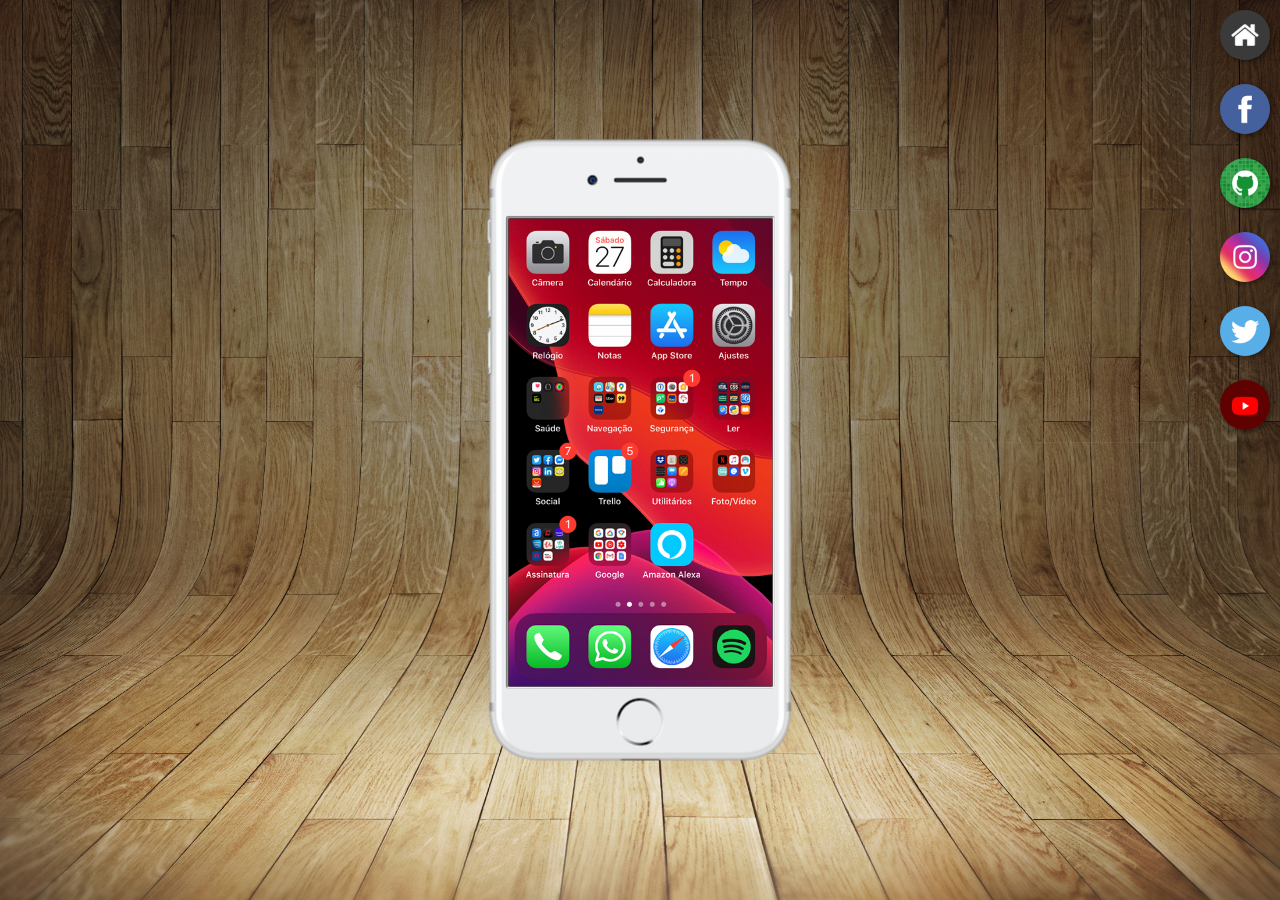
<file: index.html>
<!DOCTYPE html>
<html lang="pt-br">
<head>
    <meta charset="UTF-8">
    <meta http-equiv="X-UA-Compatible" content="IE=edge">
    <meta name="viewport" content="width=device-width, initial-scale=1.0">
    <title>Projeto Social</title>
    <link rel="shortcut icon" href="favicon.ico" type="image/x-icon">
    <link rel="stylesheet" href="estilos/style.css">
</head>
<body>
  <main>
      <section id="telefone">
        <iframe name="tela" id="tela" src="home.html" ></iframe>
      </section>

      <section id="redes-sociais">
        <a href="home.html" target="tela"><img src="imagens/logo-home.jpg" alt="home"></a> <br> 
        <a href="facebook.html" target="tela"><img src="imagens/logo-facebook.jpg" alt="facebook"></a> <br>
        <a href="github.html" target="tela"><img src="imagens/logo-github.jpg" alt="github"></a> <br>
        <a href="instagram.html" target="tela"><img src="imagens/logo-instagram.jpg" alt="instagram"></a> <br>
        <a href="twitter.html" target="tela"><img src="imagens/logo-twitter.jpg" alt="twitter"></a> <br>
        <a href="youtube.html" target="tela"><img src="imagens/logo-youtube.jpg" alt="youtube"></a>
      </section>
  </main>
</body>
</html>
</file>
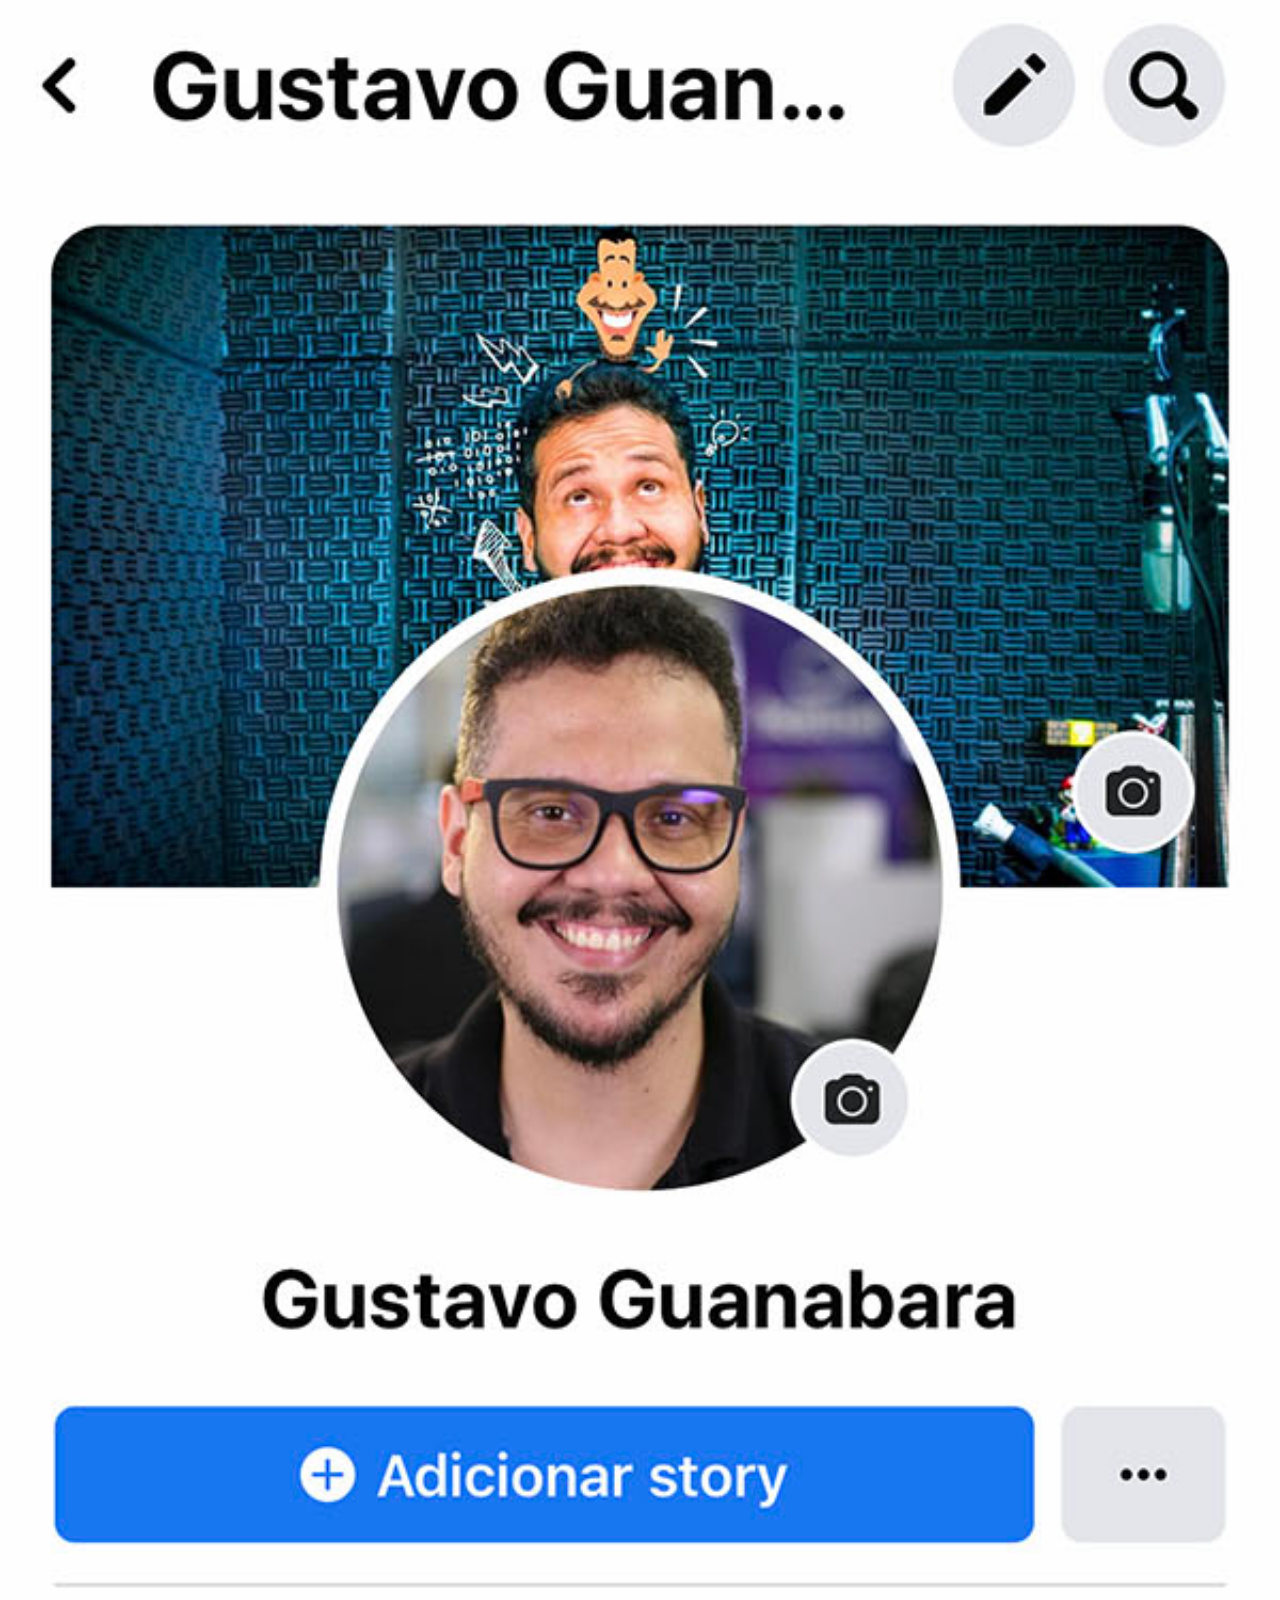
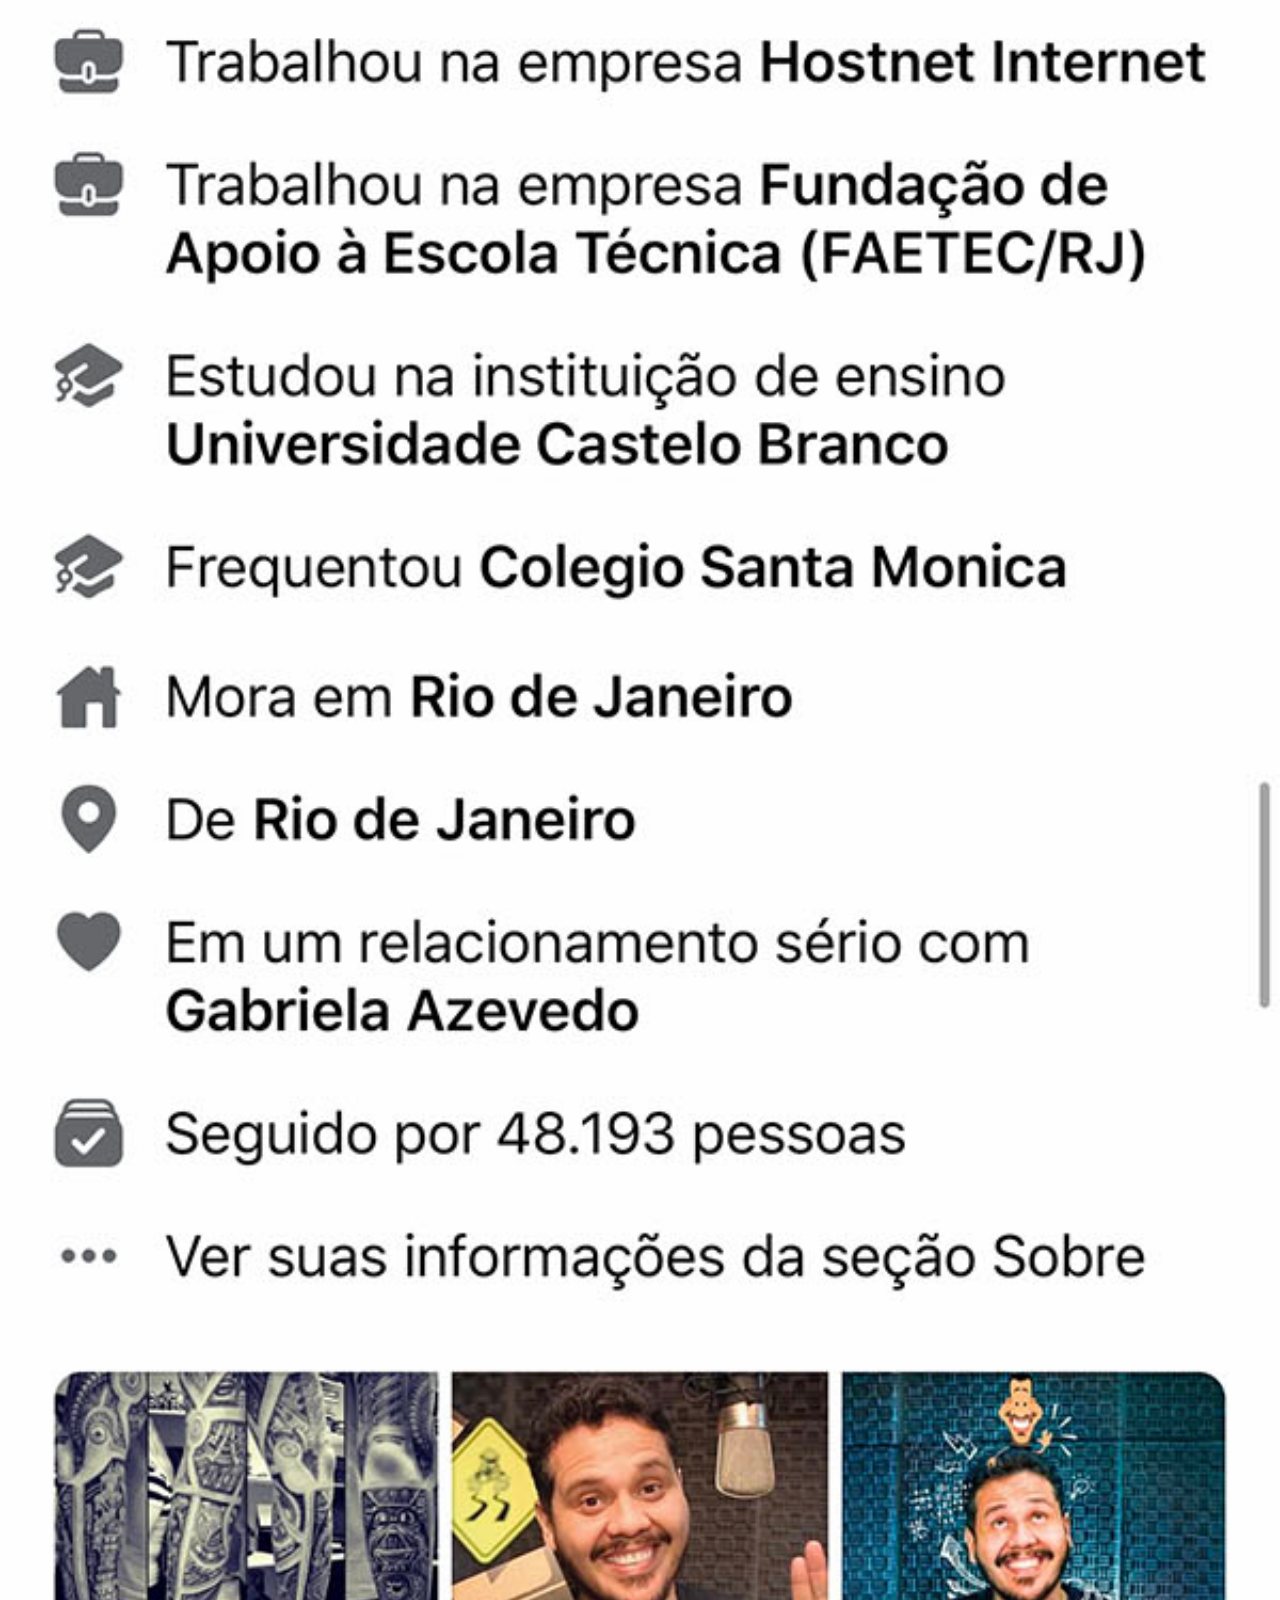
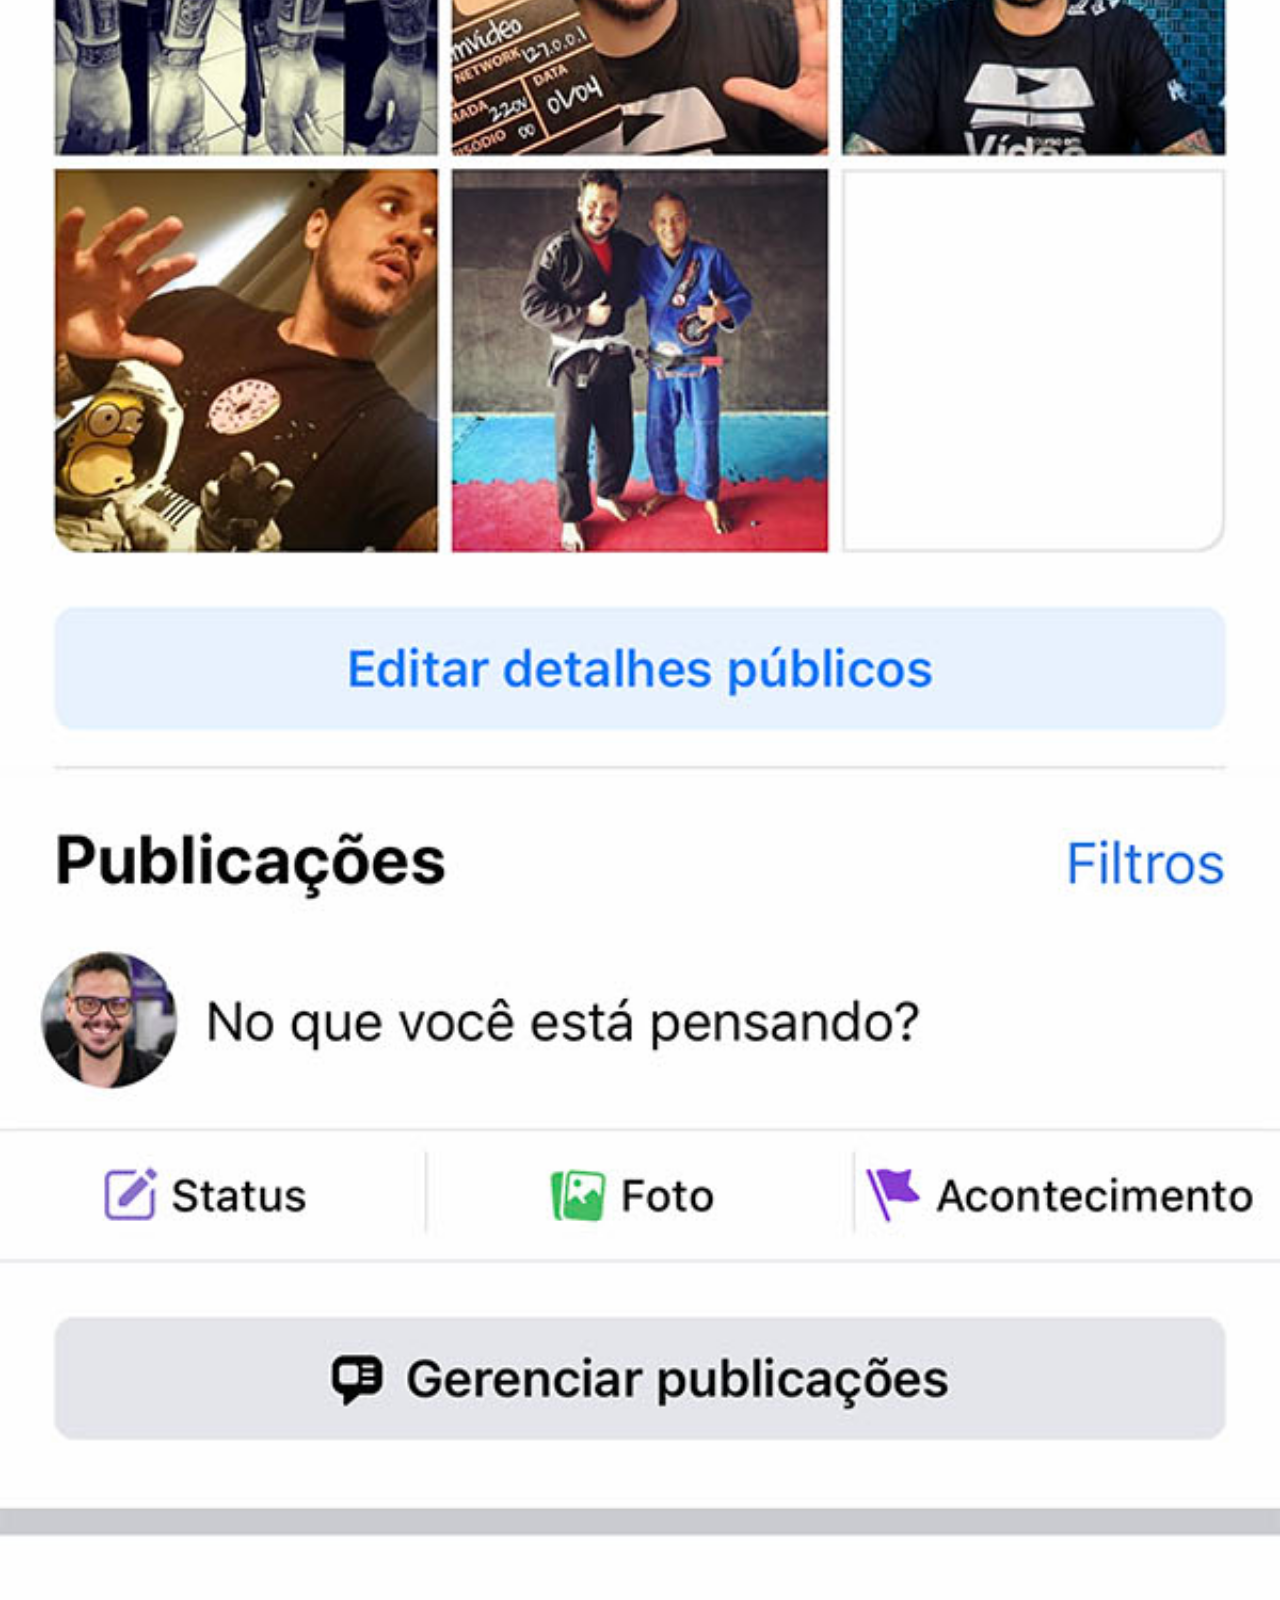
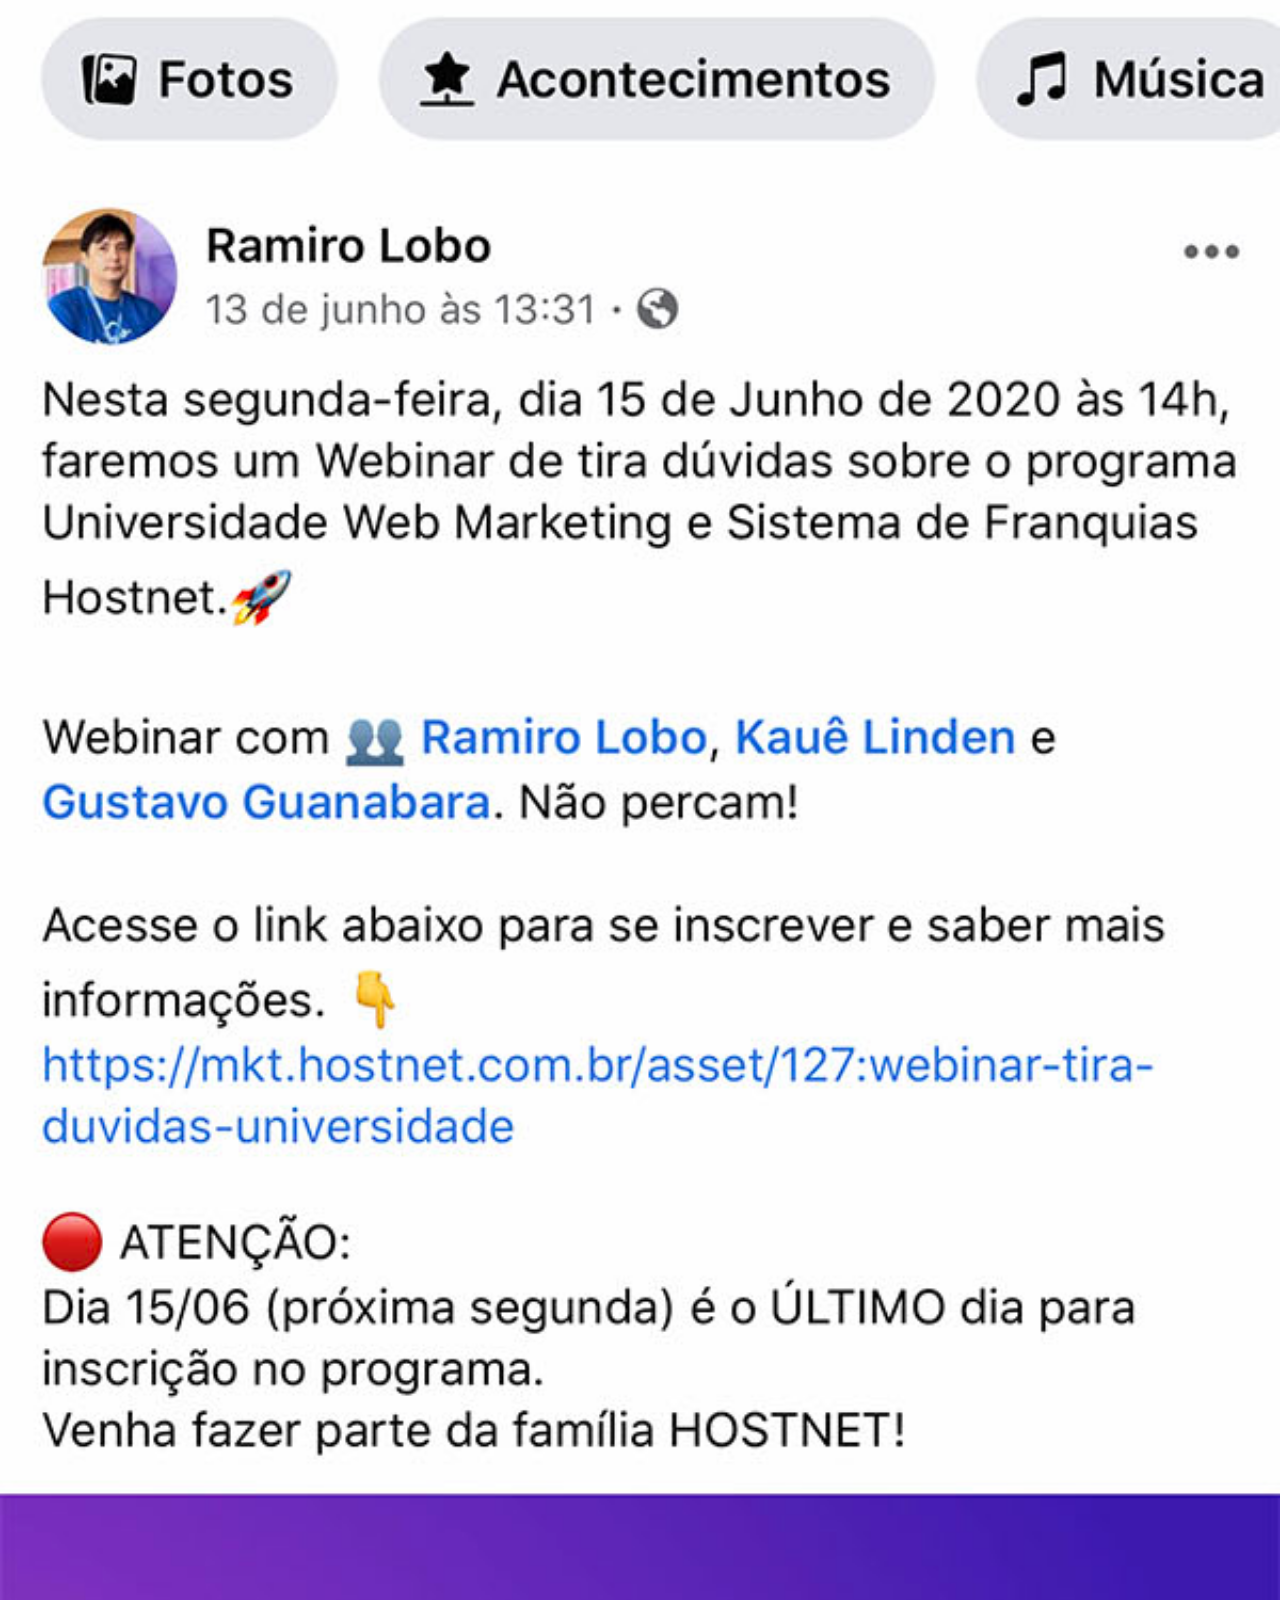
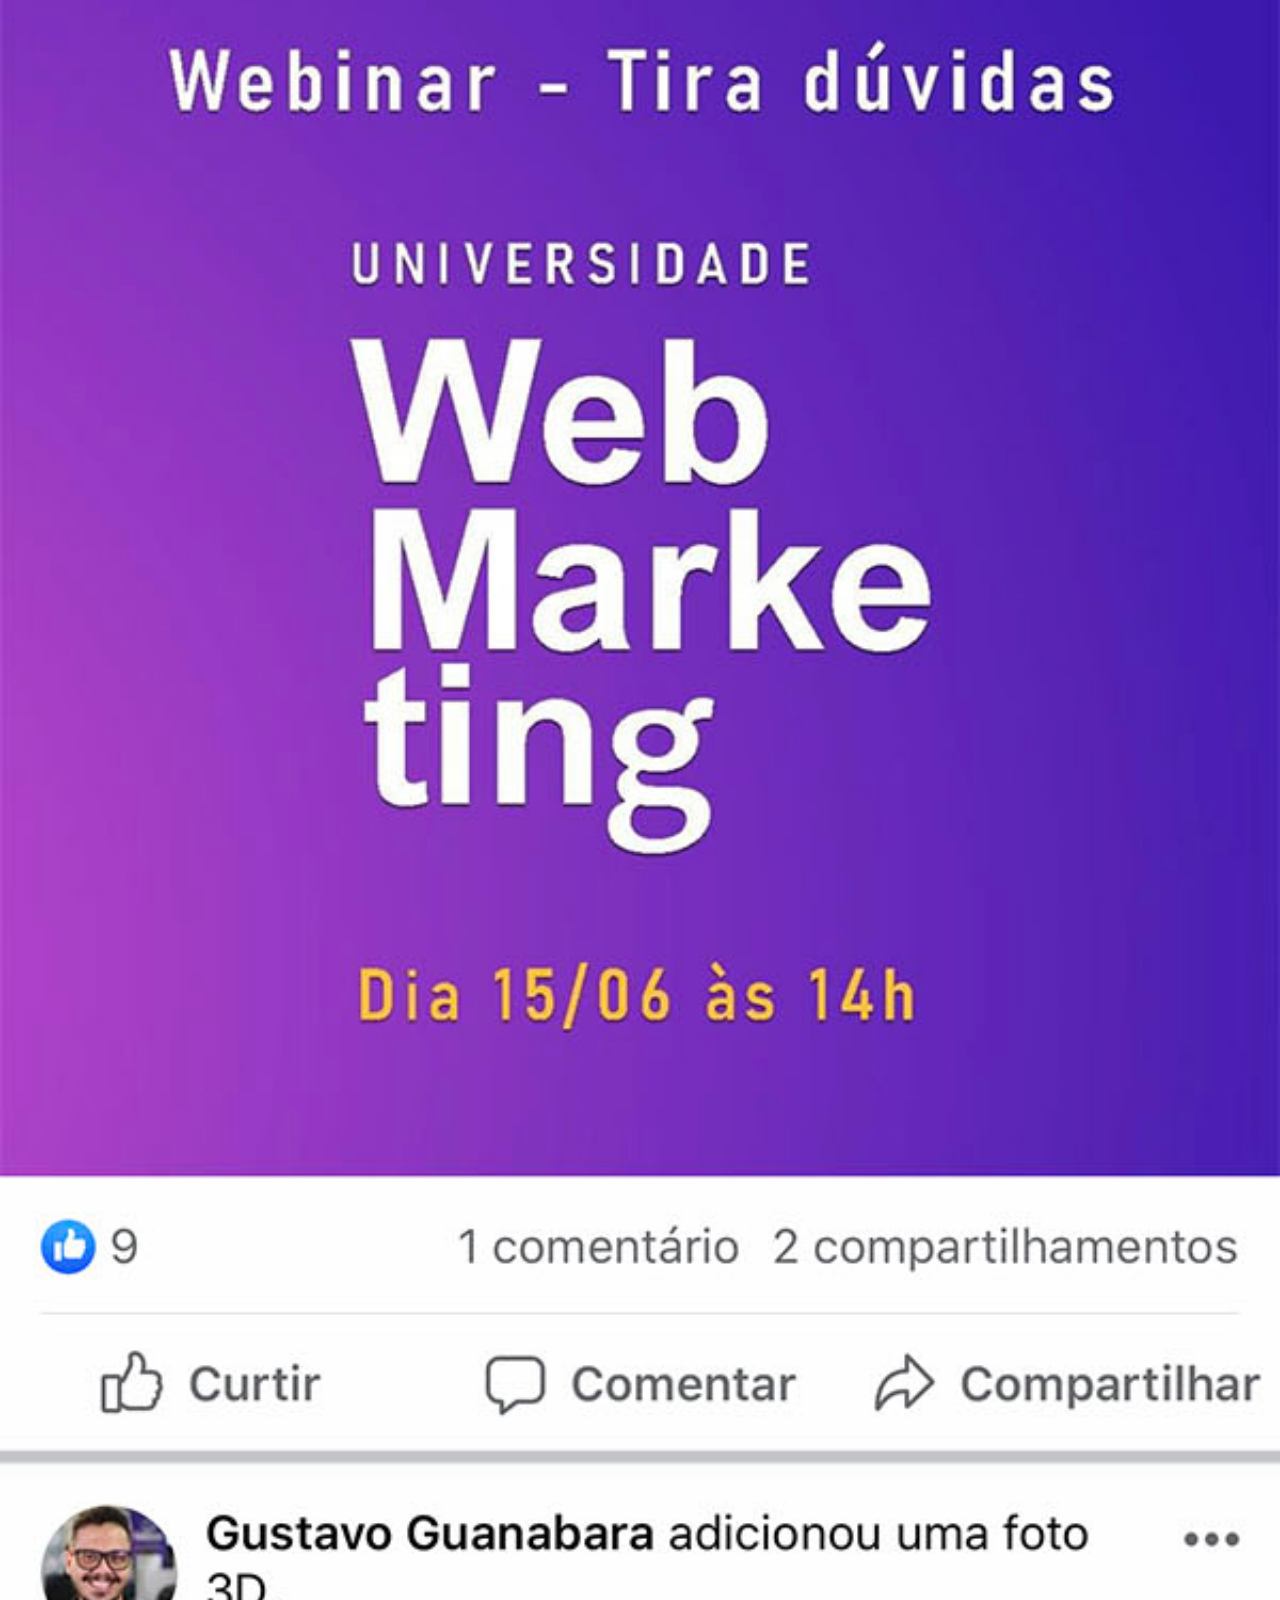
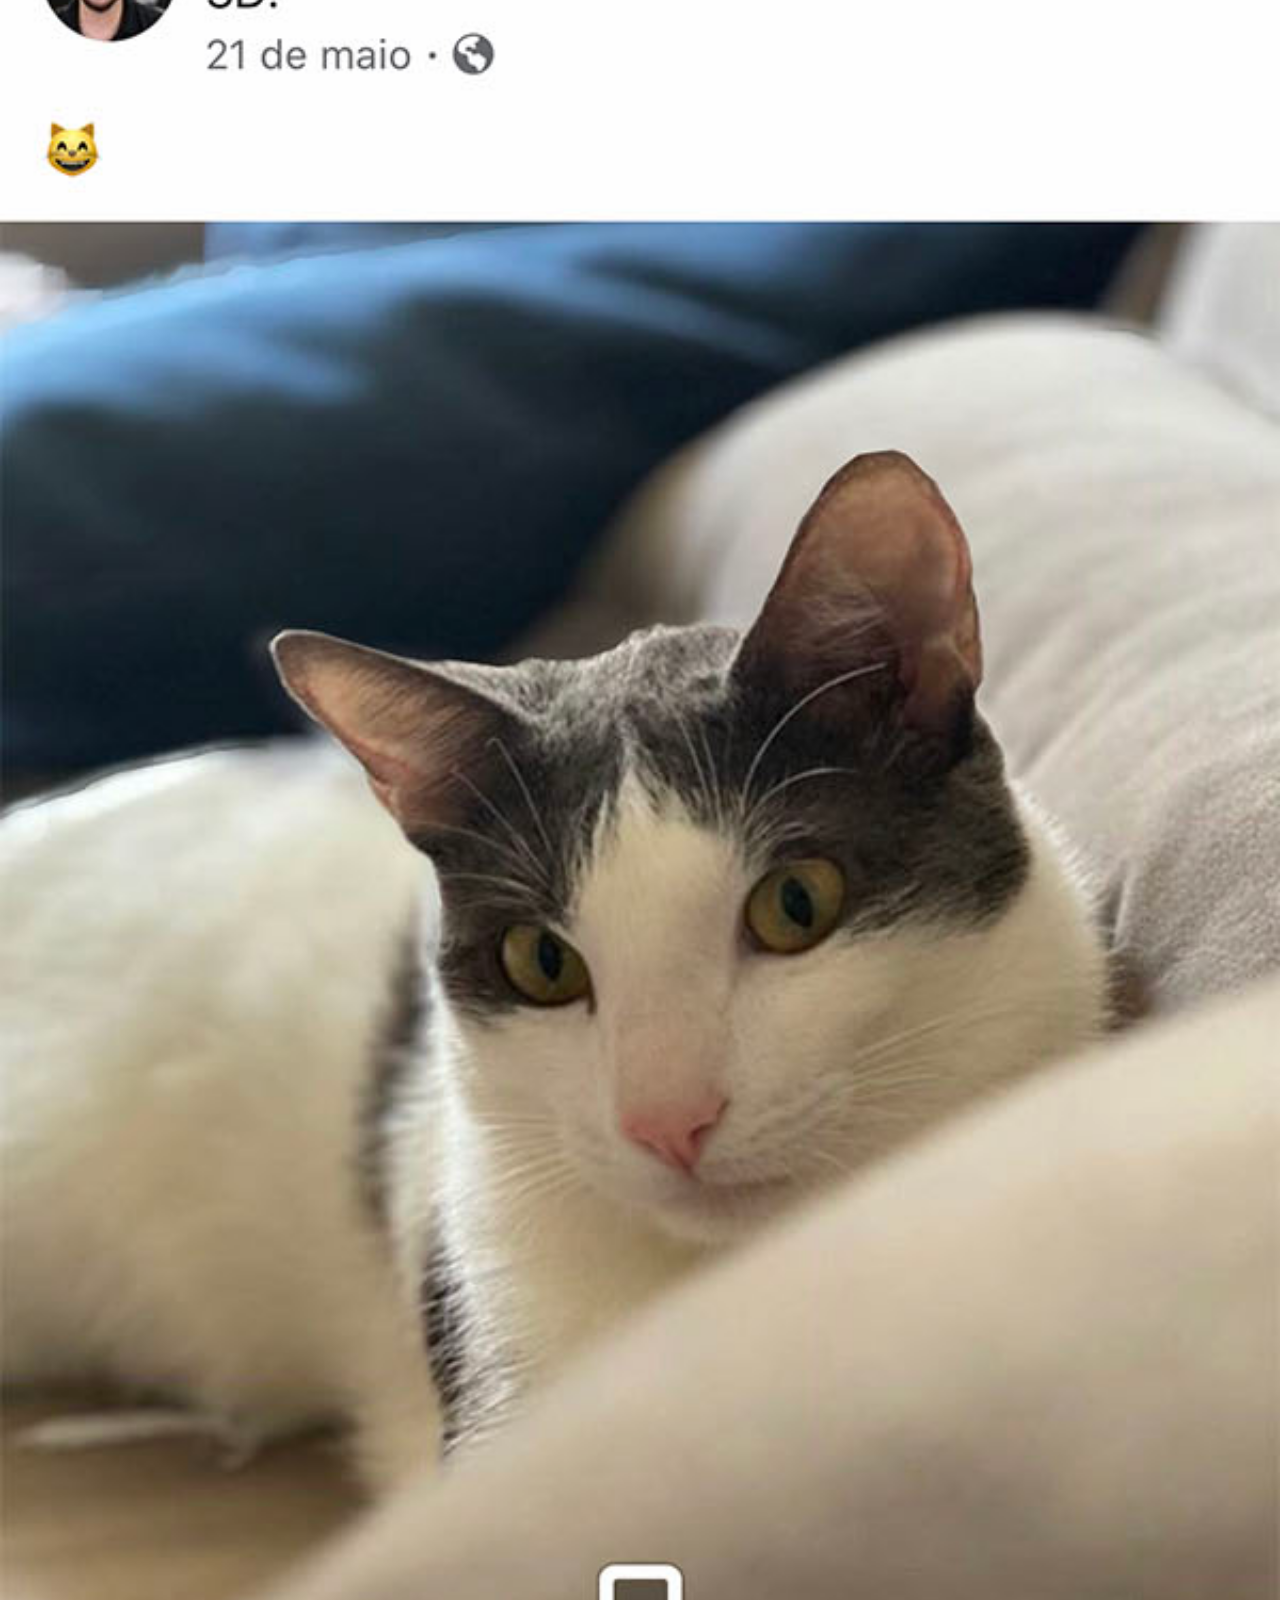
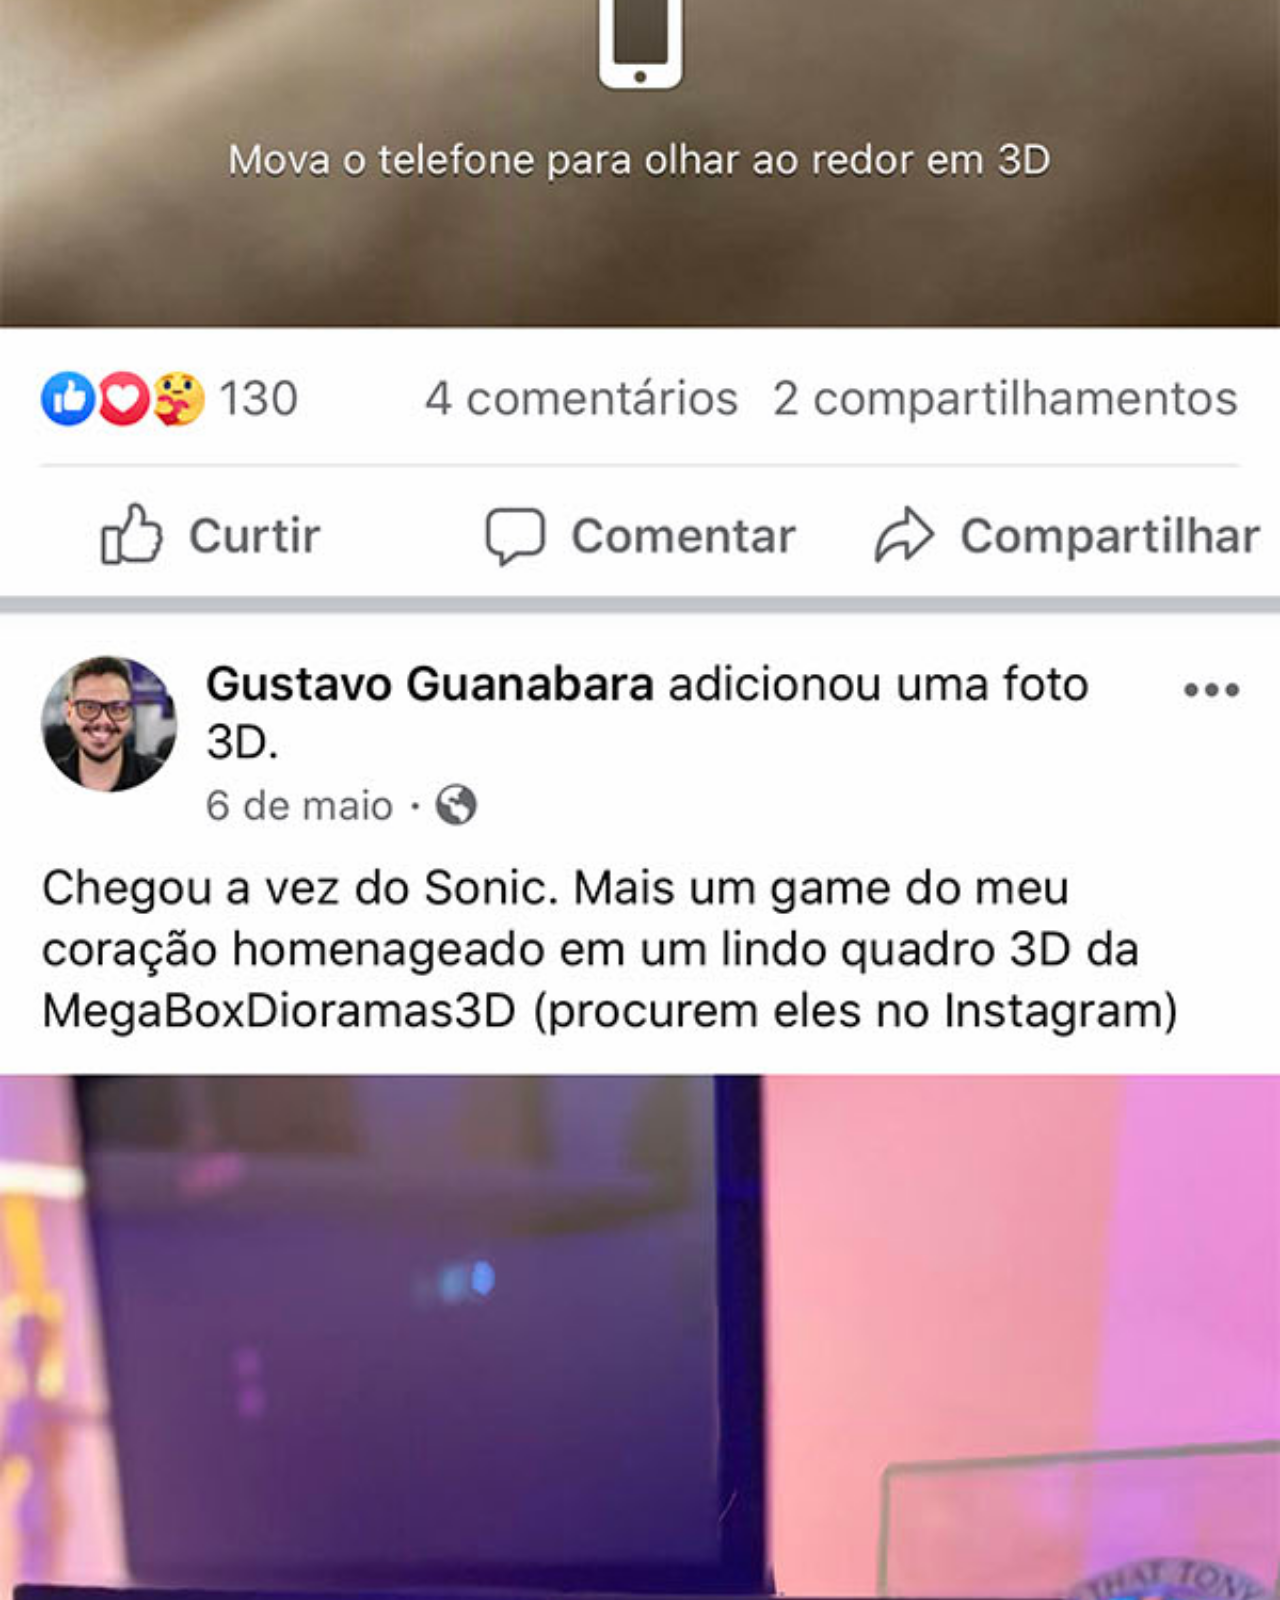
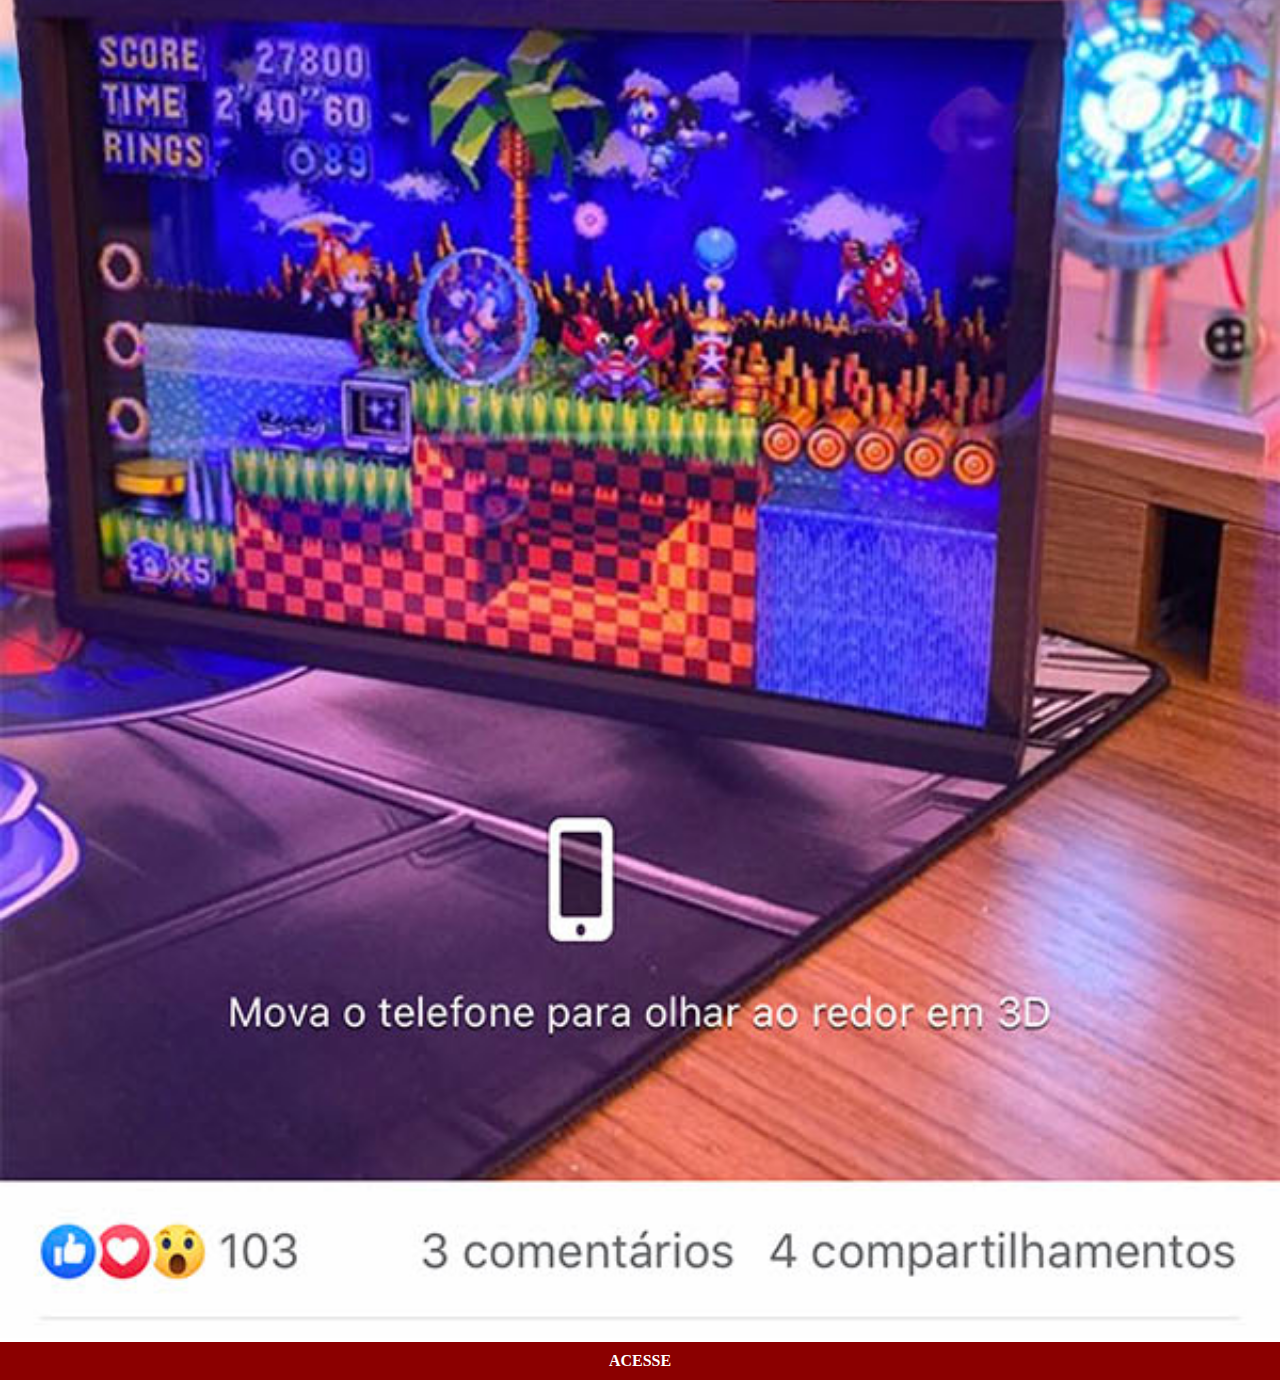
<file: facebook.html>
<!DOCTYPE html>
<html lang="pt-br">
<head>
    <meta charset="UTF-8">
    <meta http-equiv="X-UA-Compatible" content="IE=edge">
    <meta name="viewport" content="width=device-width, initial-scale=1.0">
    <title>facebook</title>
    <link rel="stylesheet" href="estilos/social.css">
</head>
<body>
    <img src="imagens/tela-facebook.jpg" alt="facebook" >
    <a href="https://www.facebook.com/" target="_blank">ACESSE</a>
</body>
</html>
</file>
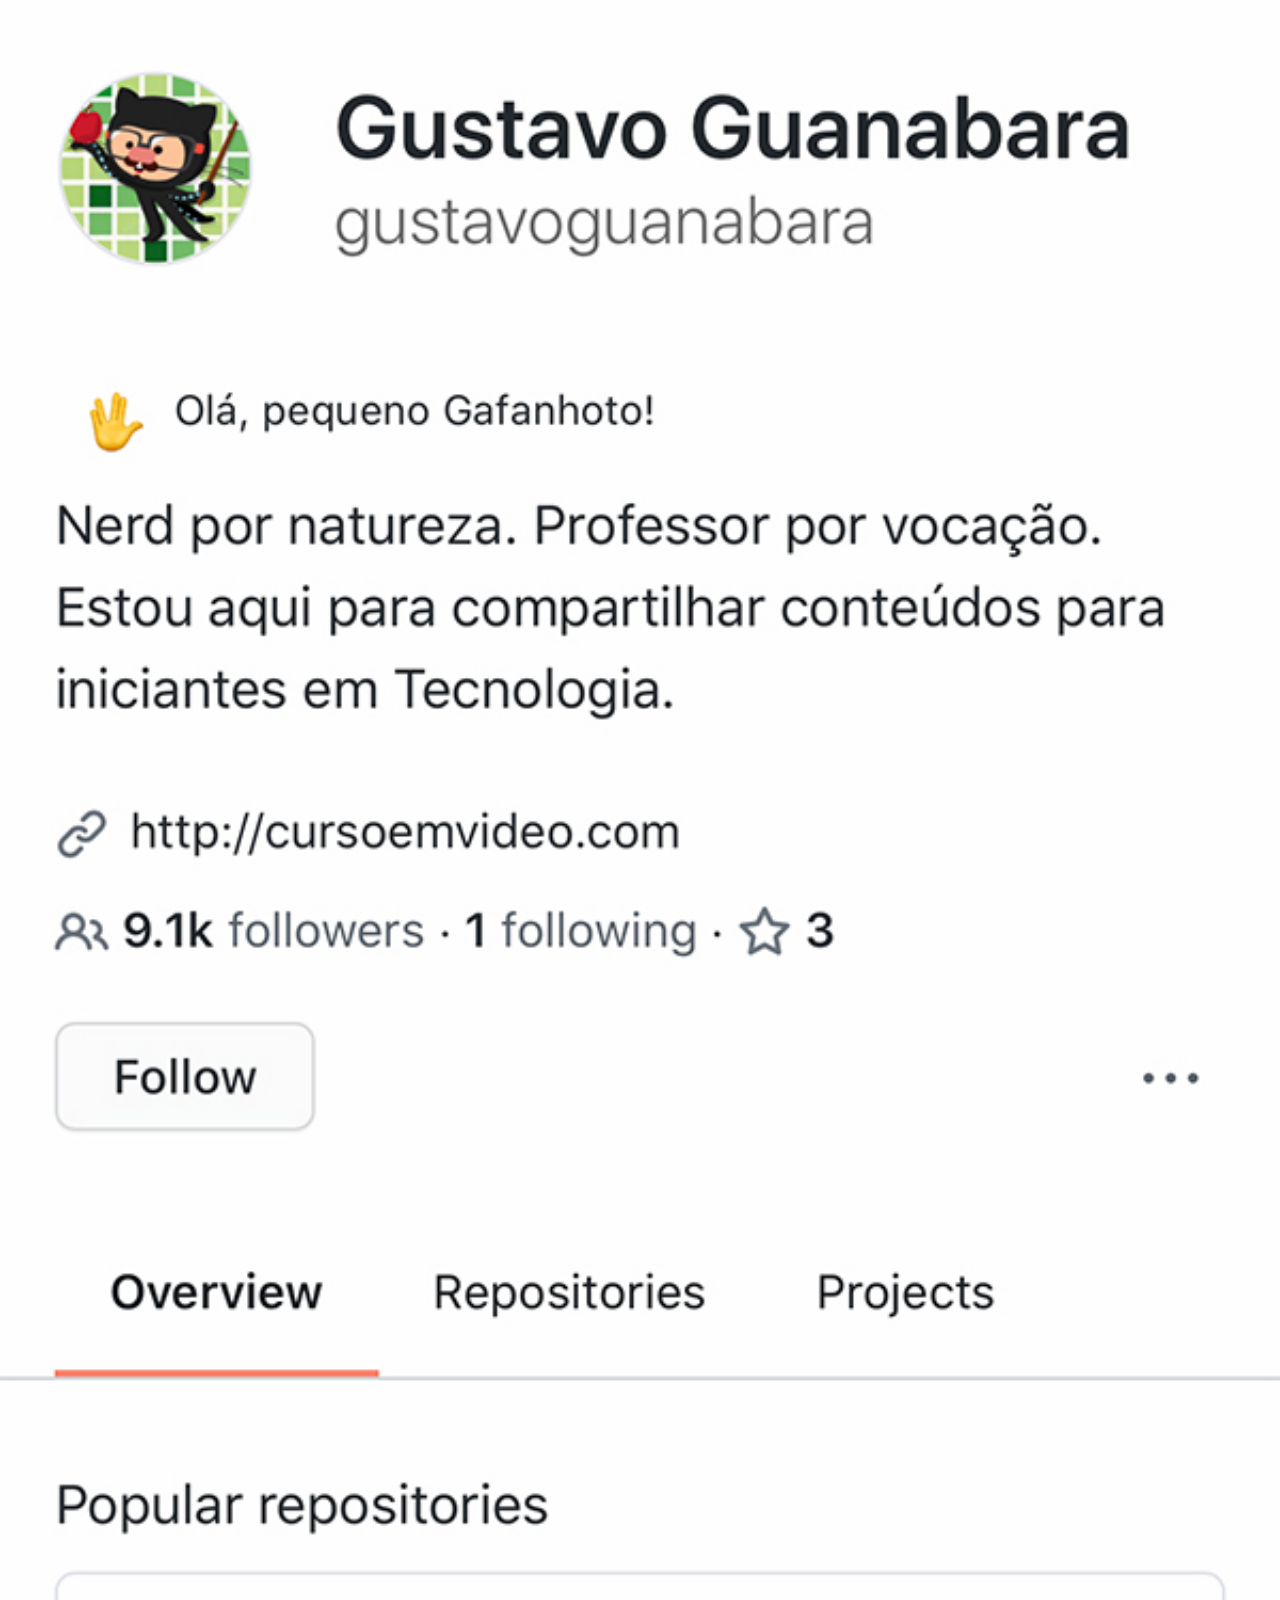
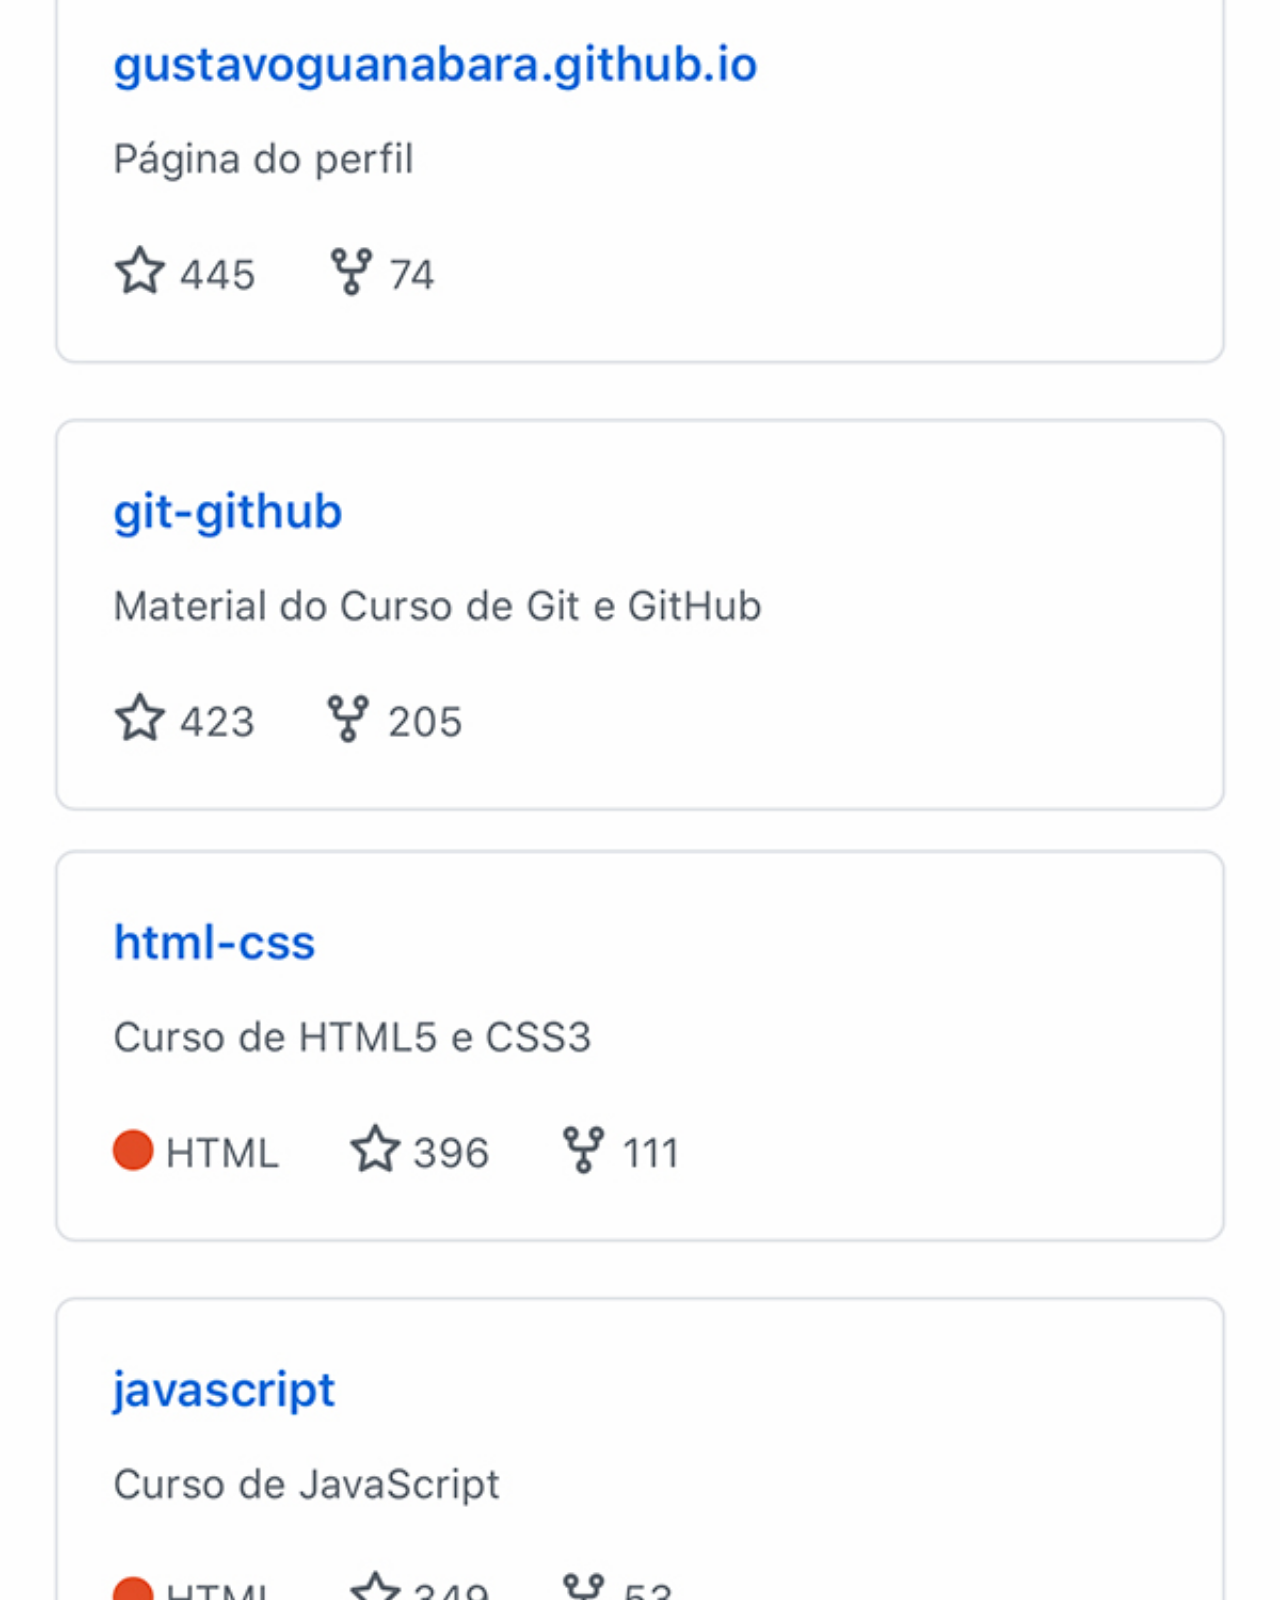
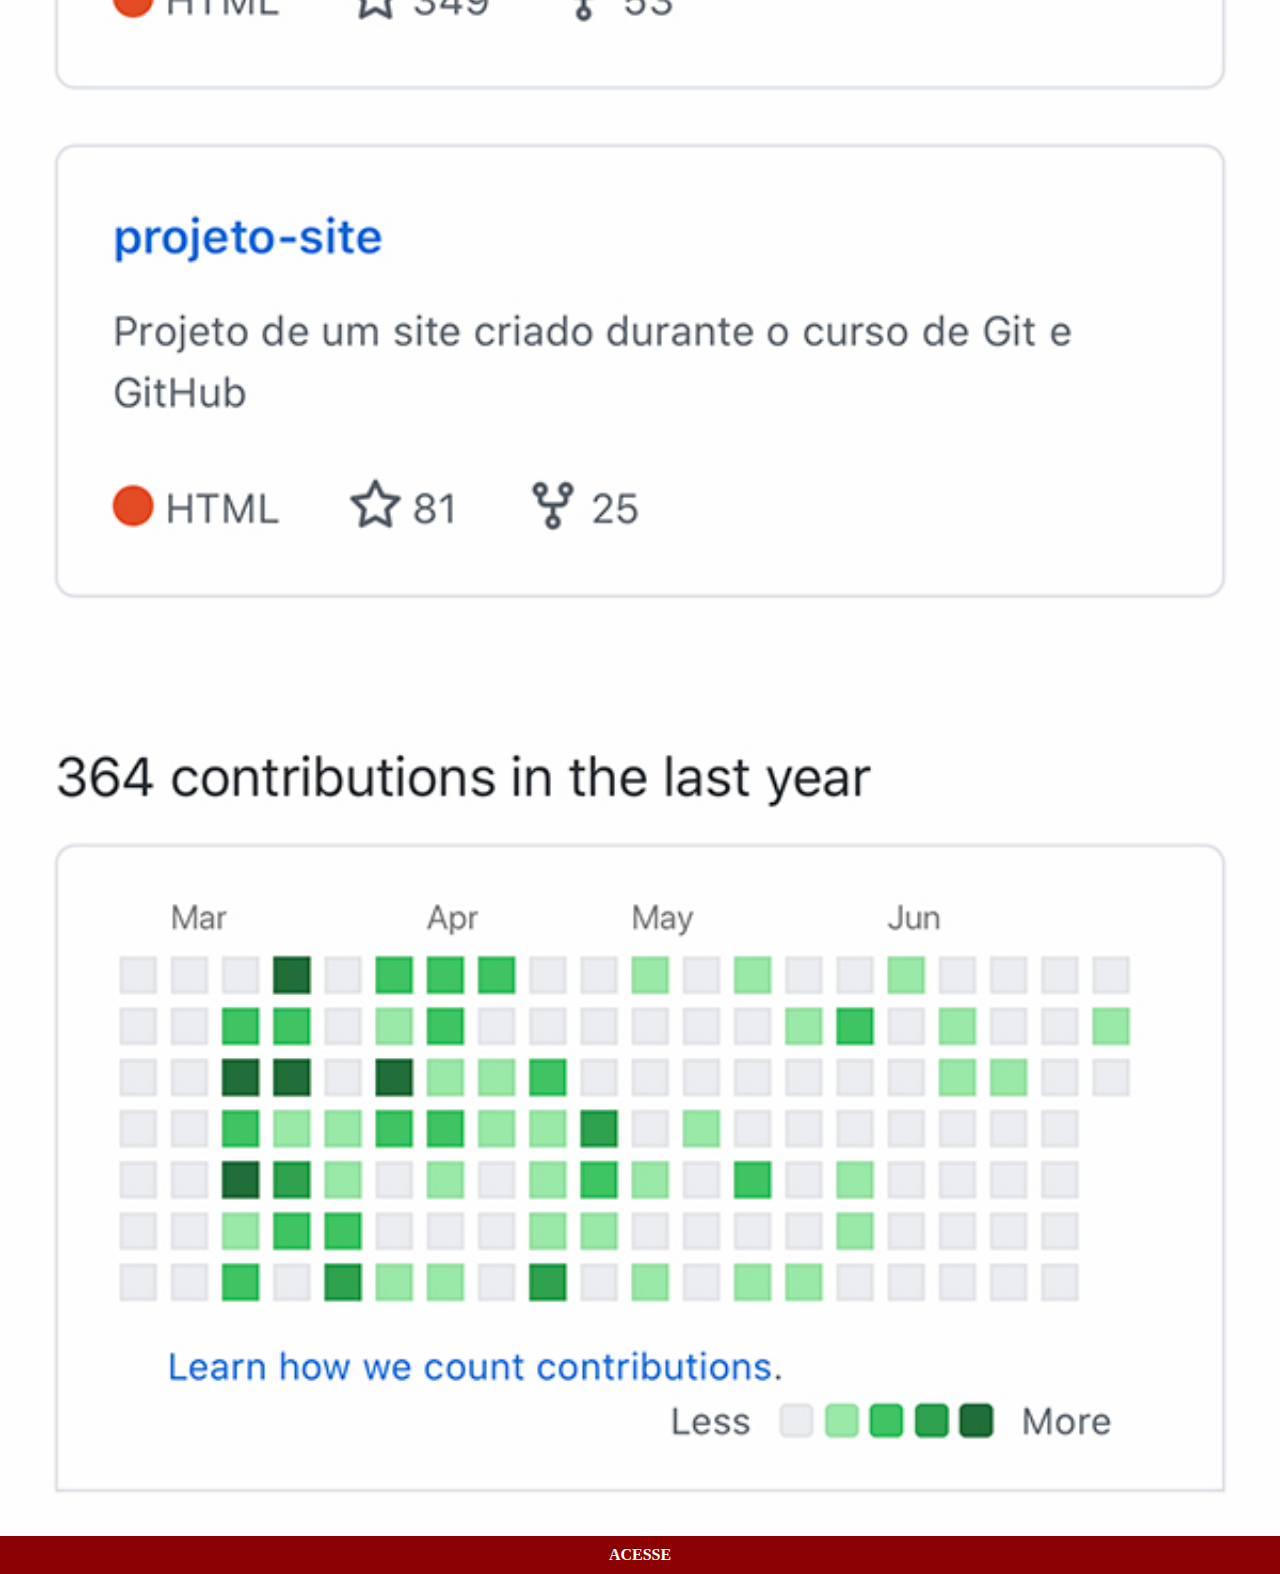
<file: github.html>
<!DOCTYPE html>
<html lang="pt-br">
<head>
    <meta charset="UTF-8">
    <meta http-equiv="X-UA-Compatible" content="IE=edge">
    <meta name="viewport" content="width=device-width, initial-scale=1.0">
    <title>github</title>
    <link rel="stylesheet" href="estilos/social.css">
</head>
<body>
    <img src="imagens/tela-github.jpg" alt="github">
    <a href="https://github.com/gustavoguanabara/html-css/tree/master/aulas-pdf" target="_blank"> ACESSE </a>
</body>
</html>
</file>
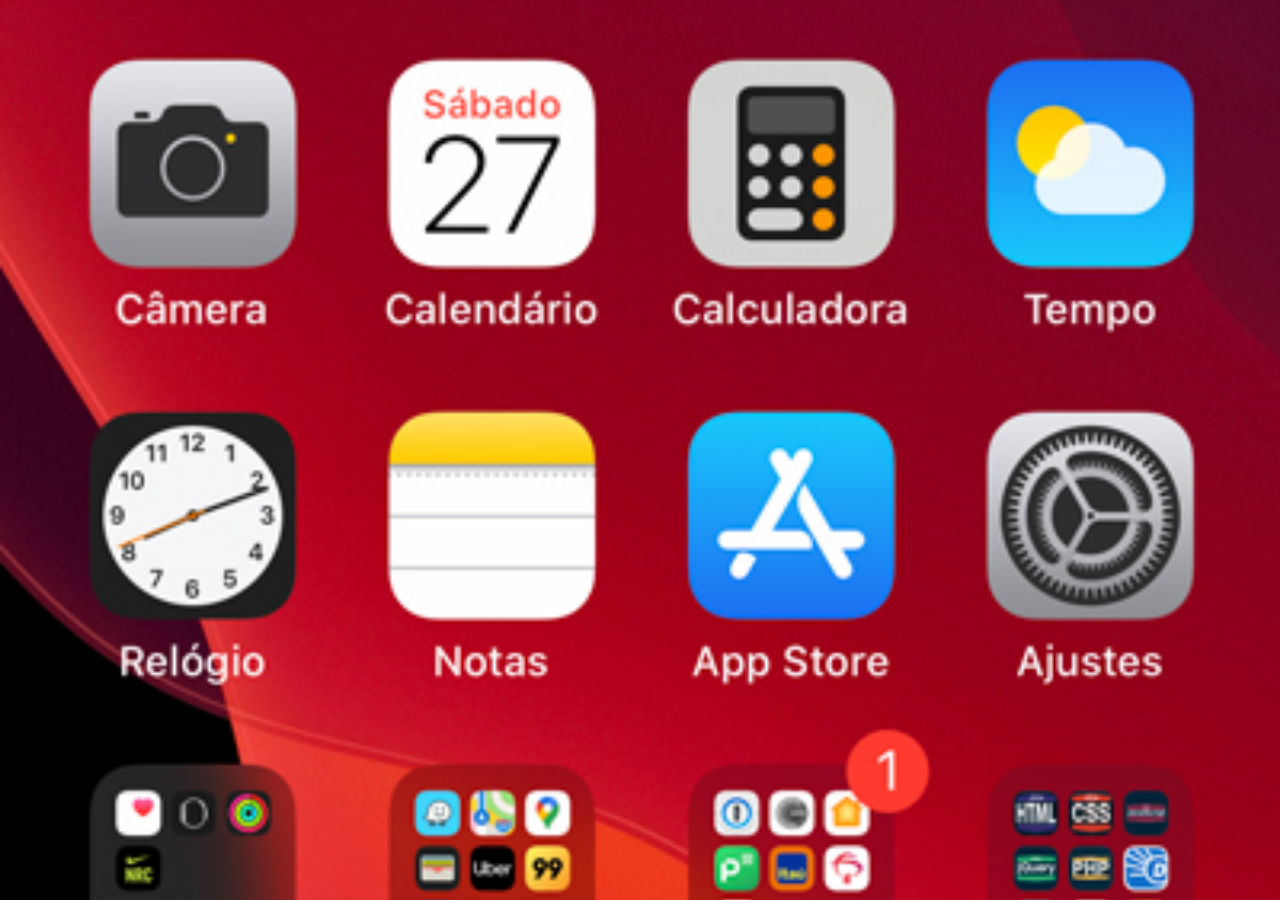
<file: home.html>
<!DOCTYPE html>
<html lang="pt-br">
<head>
    <meta charset="UTF-8">
    <meta http-equiv="X-UA-Compatible" content="IE=edge">
    <meta name="viewport" content="width=device-width, initial-scale=1.0">
    <title>Document</title>
    <link rel="stylesheet" href="estilos/social.css">
</head>
<style>
    *{
        margin: 0px;
        padding: 0px;
    }
    body{
        width: 100vw;
        height: 100vh;
        background: black url('imagens/tela-home.jpg') no-repeat top center;
        background-size: cover;
    }
</style>
<body>
    
</body>
</html>
</file>
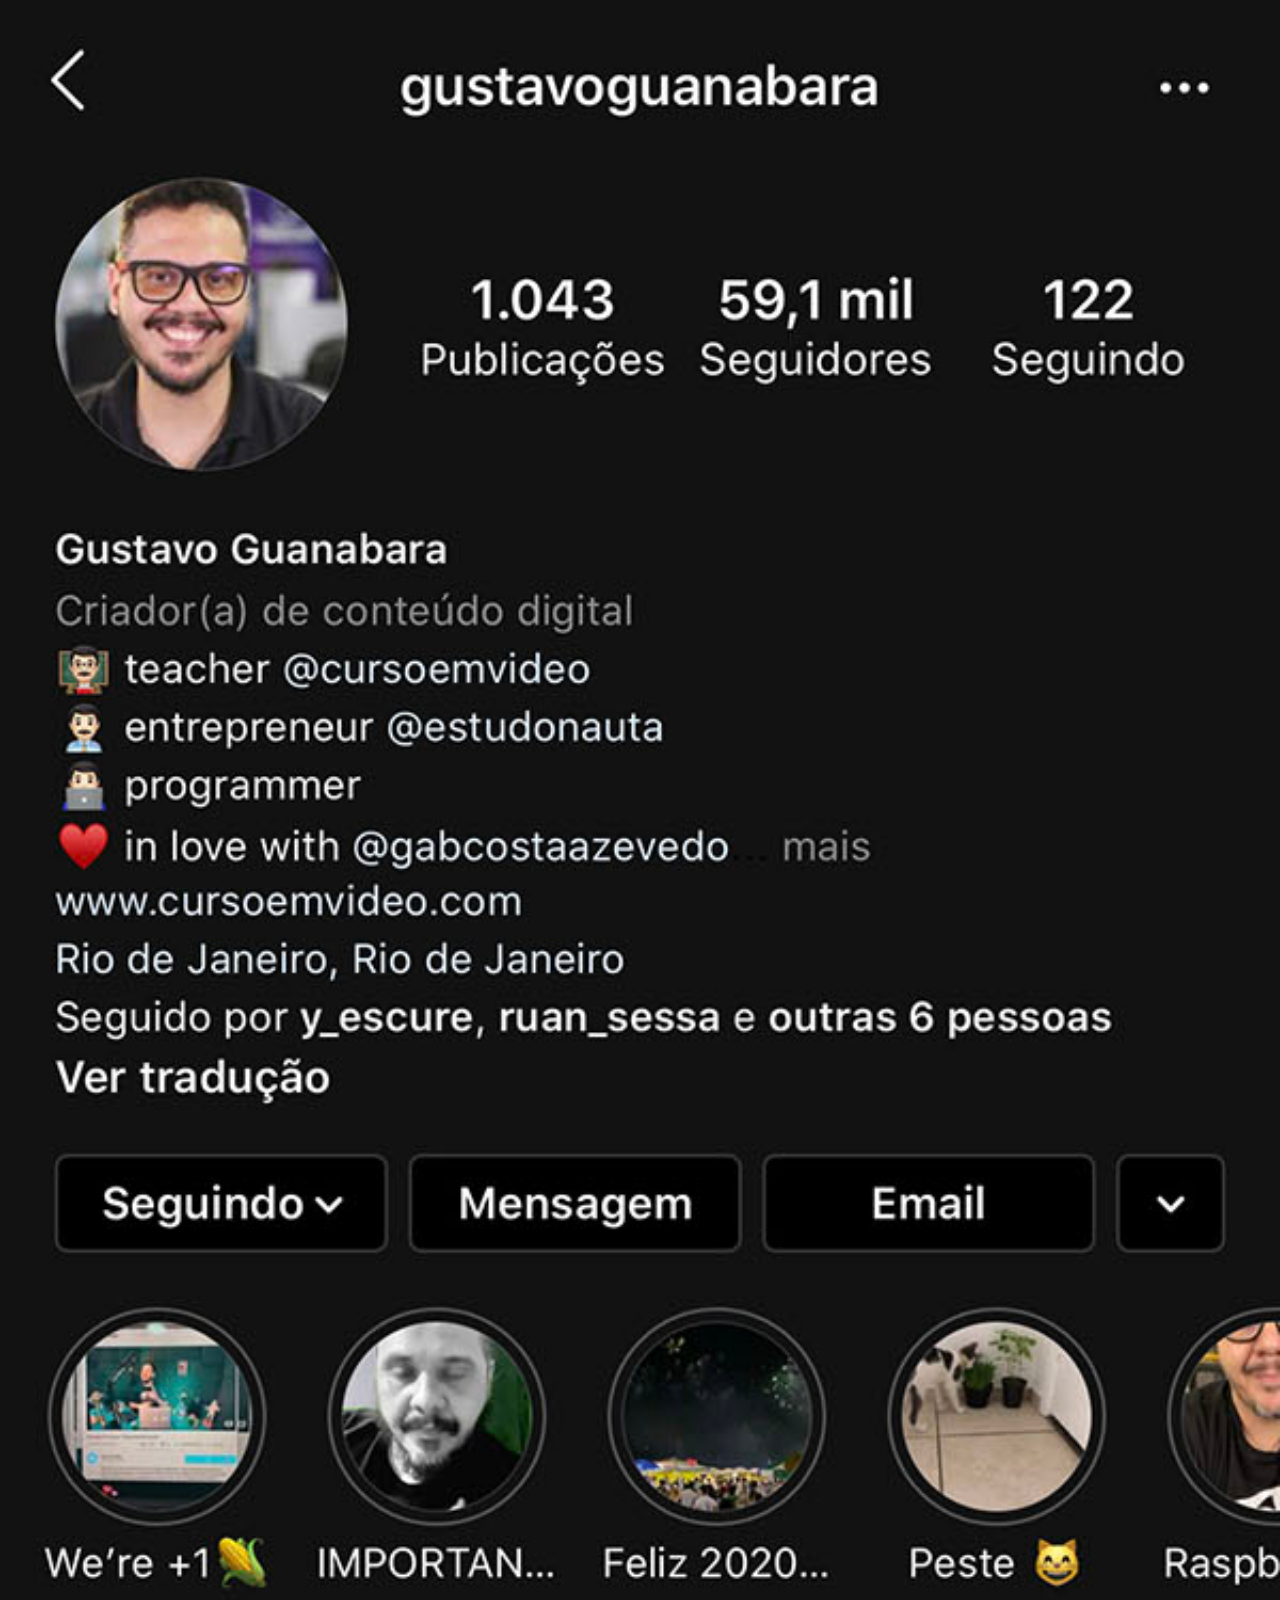
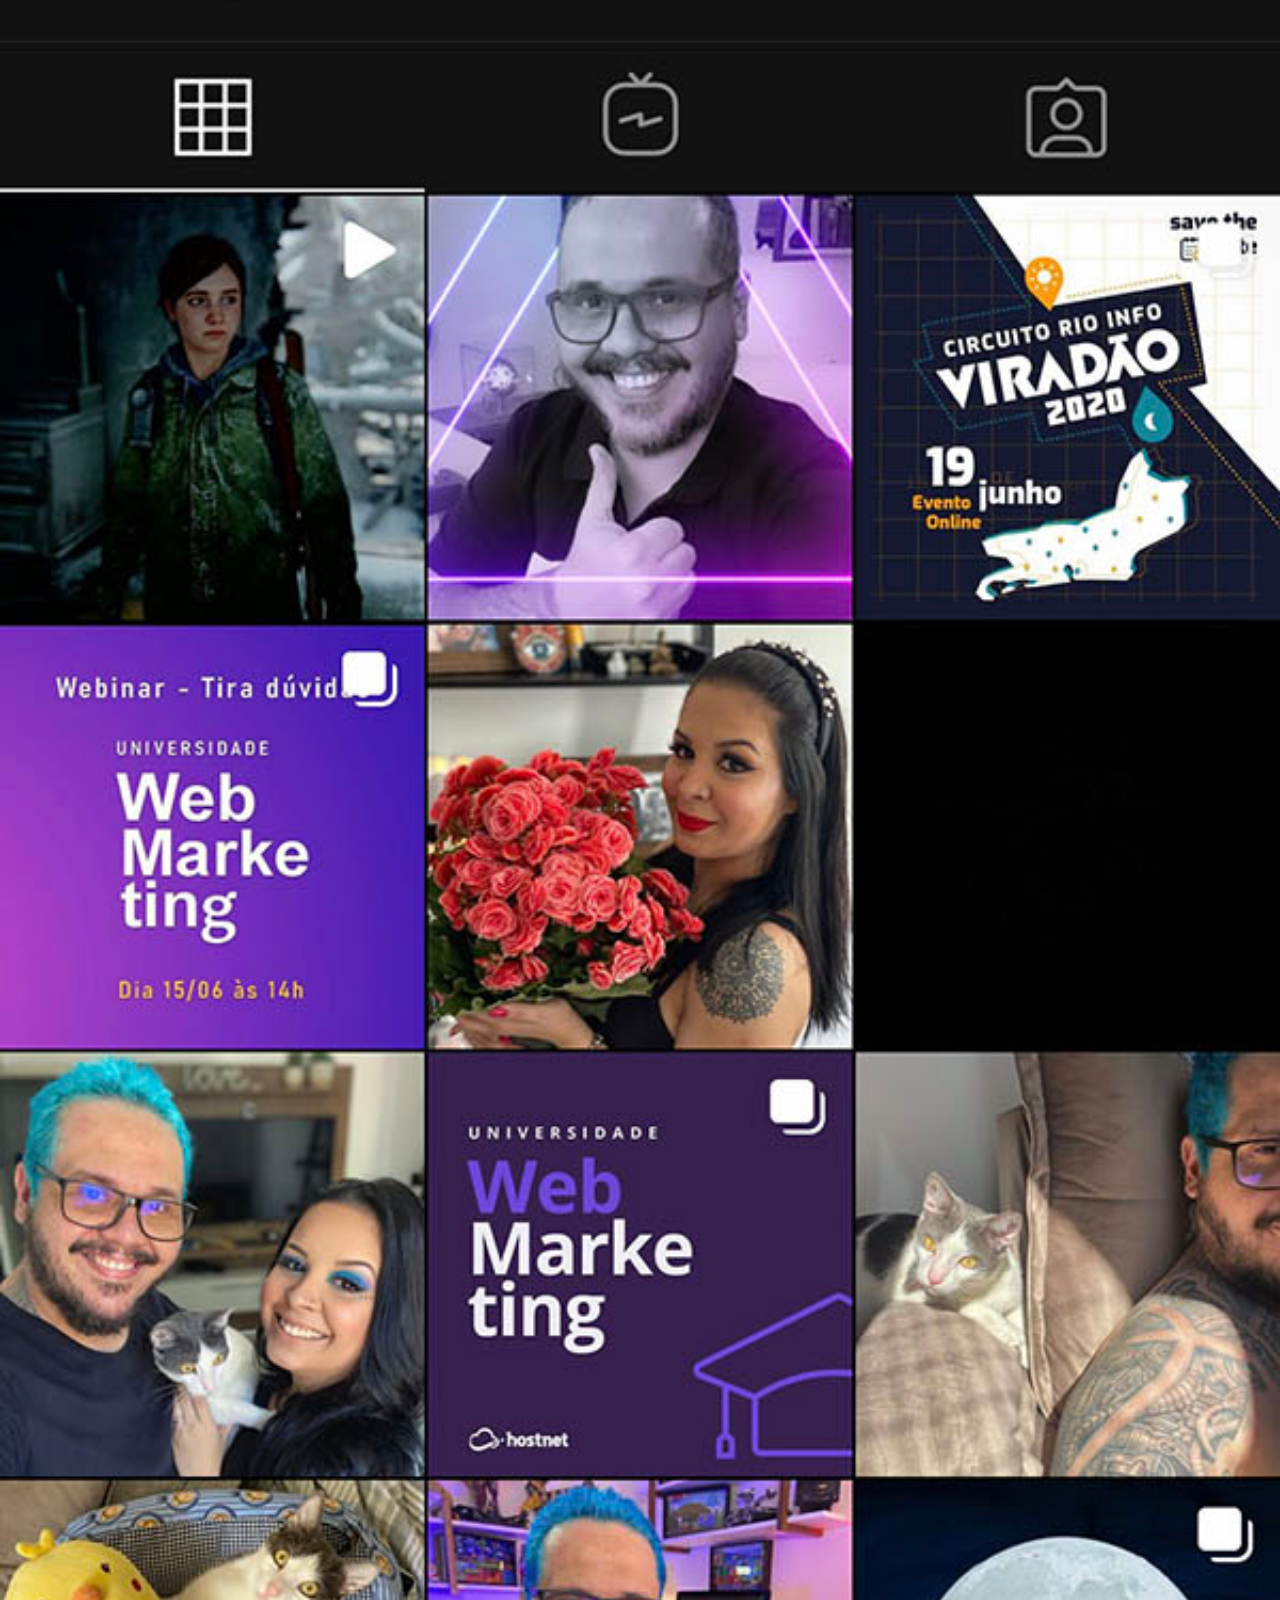
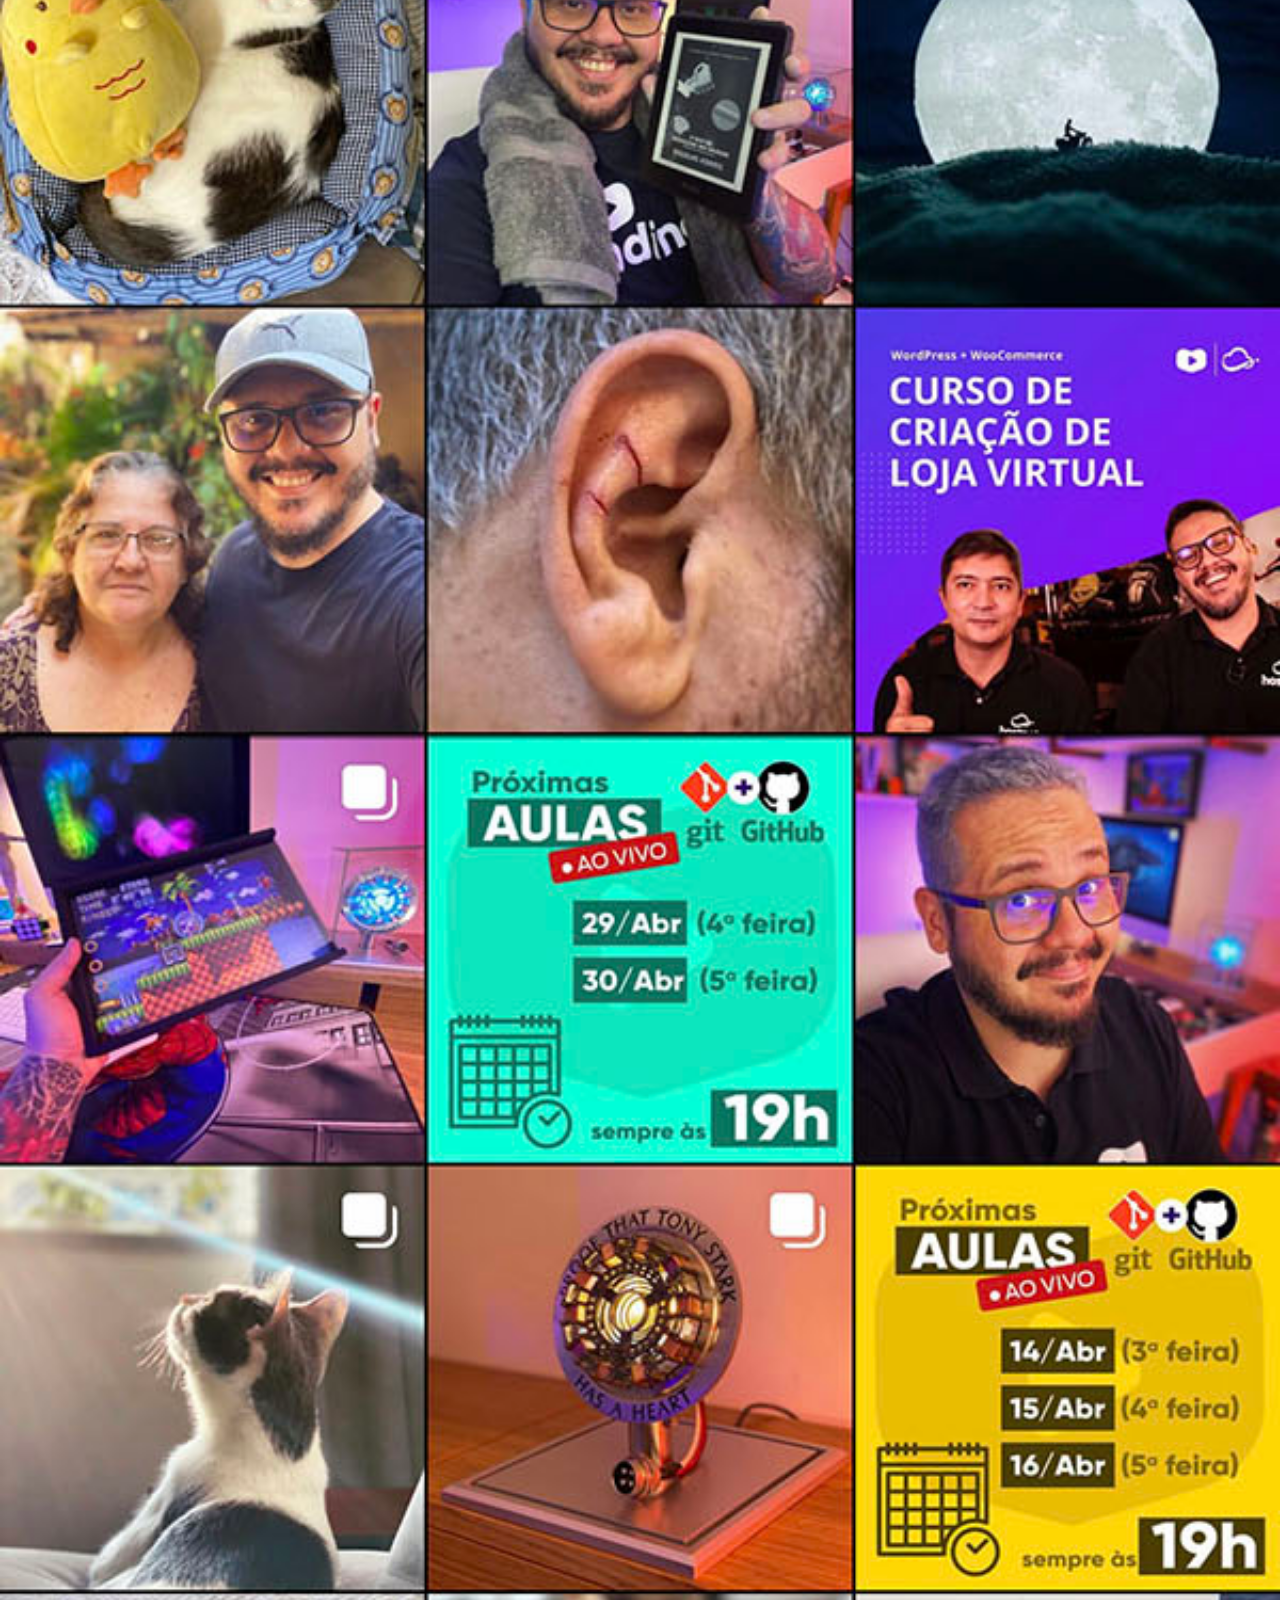
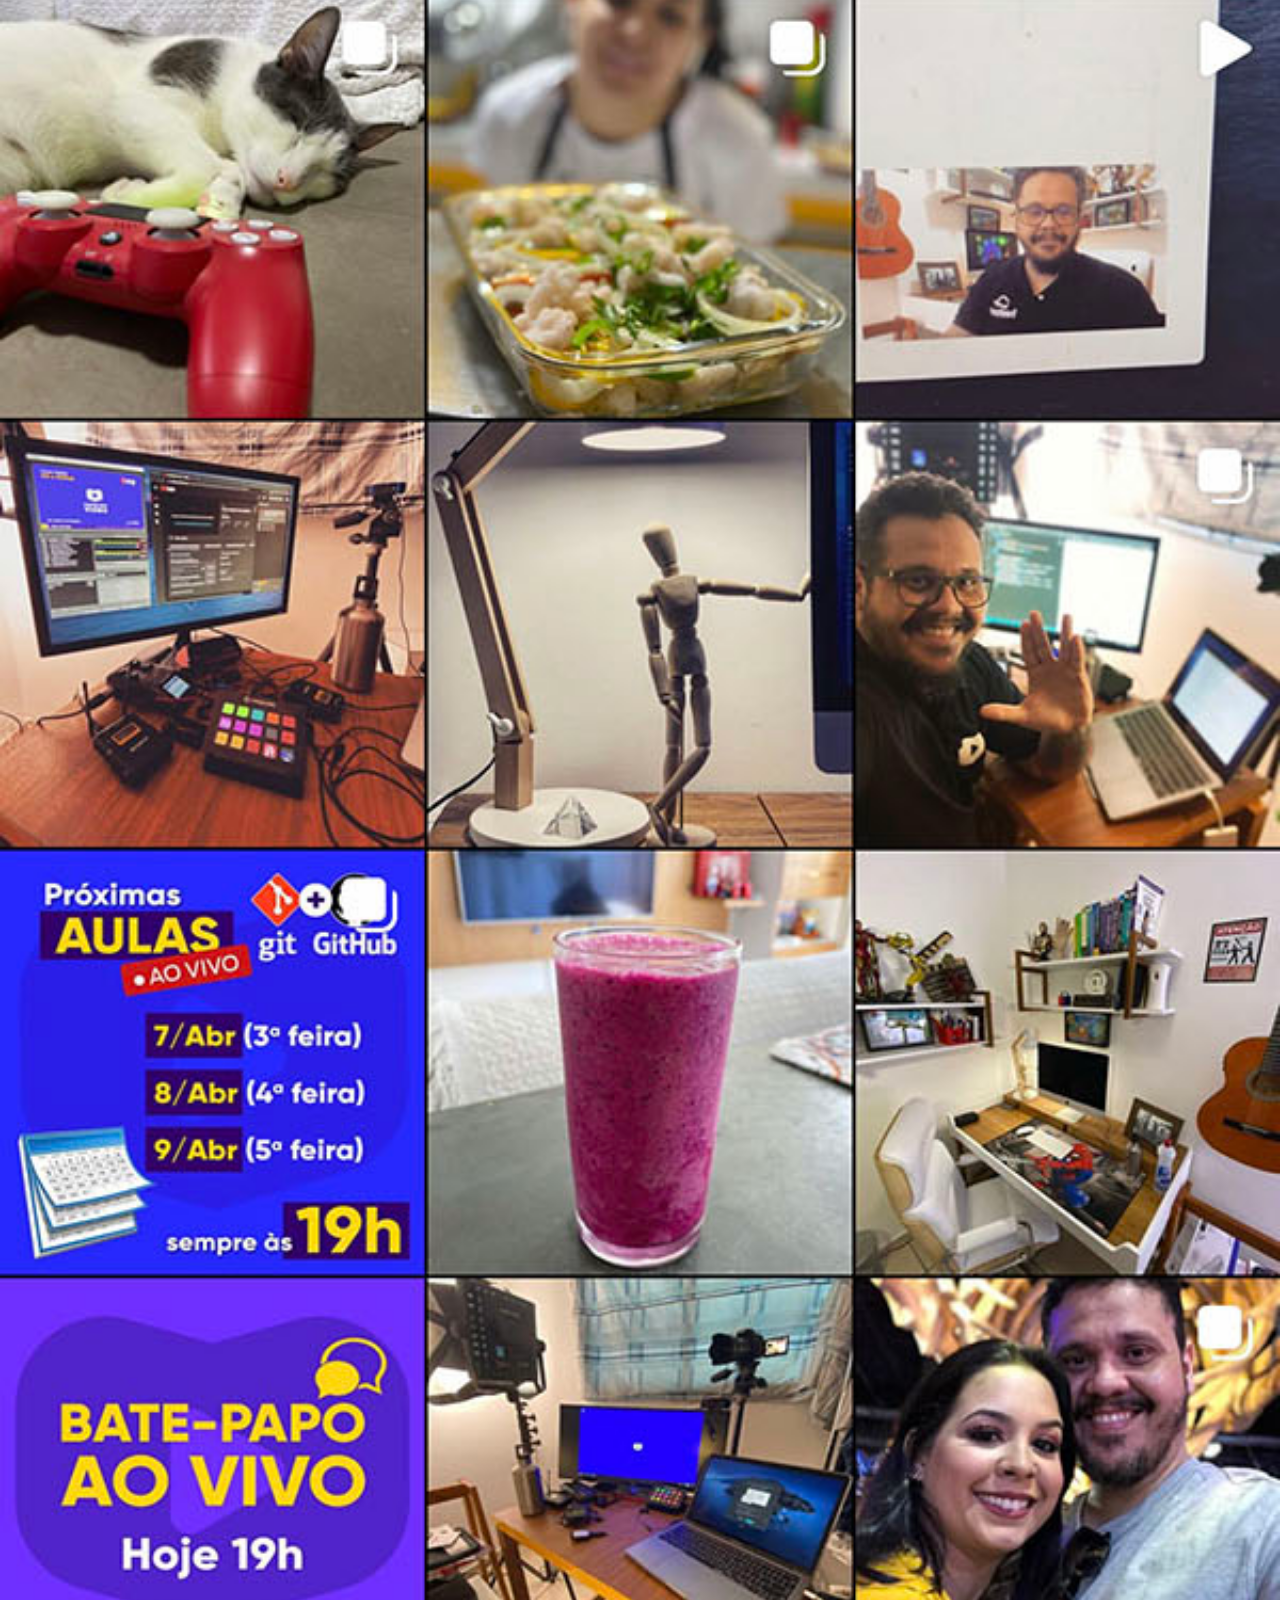
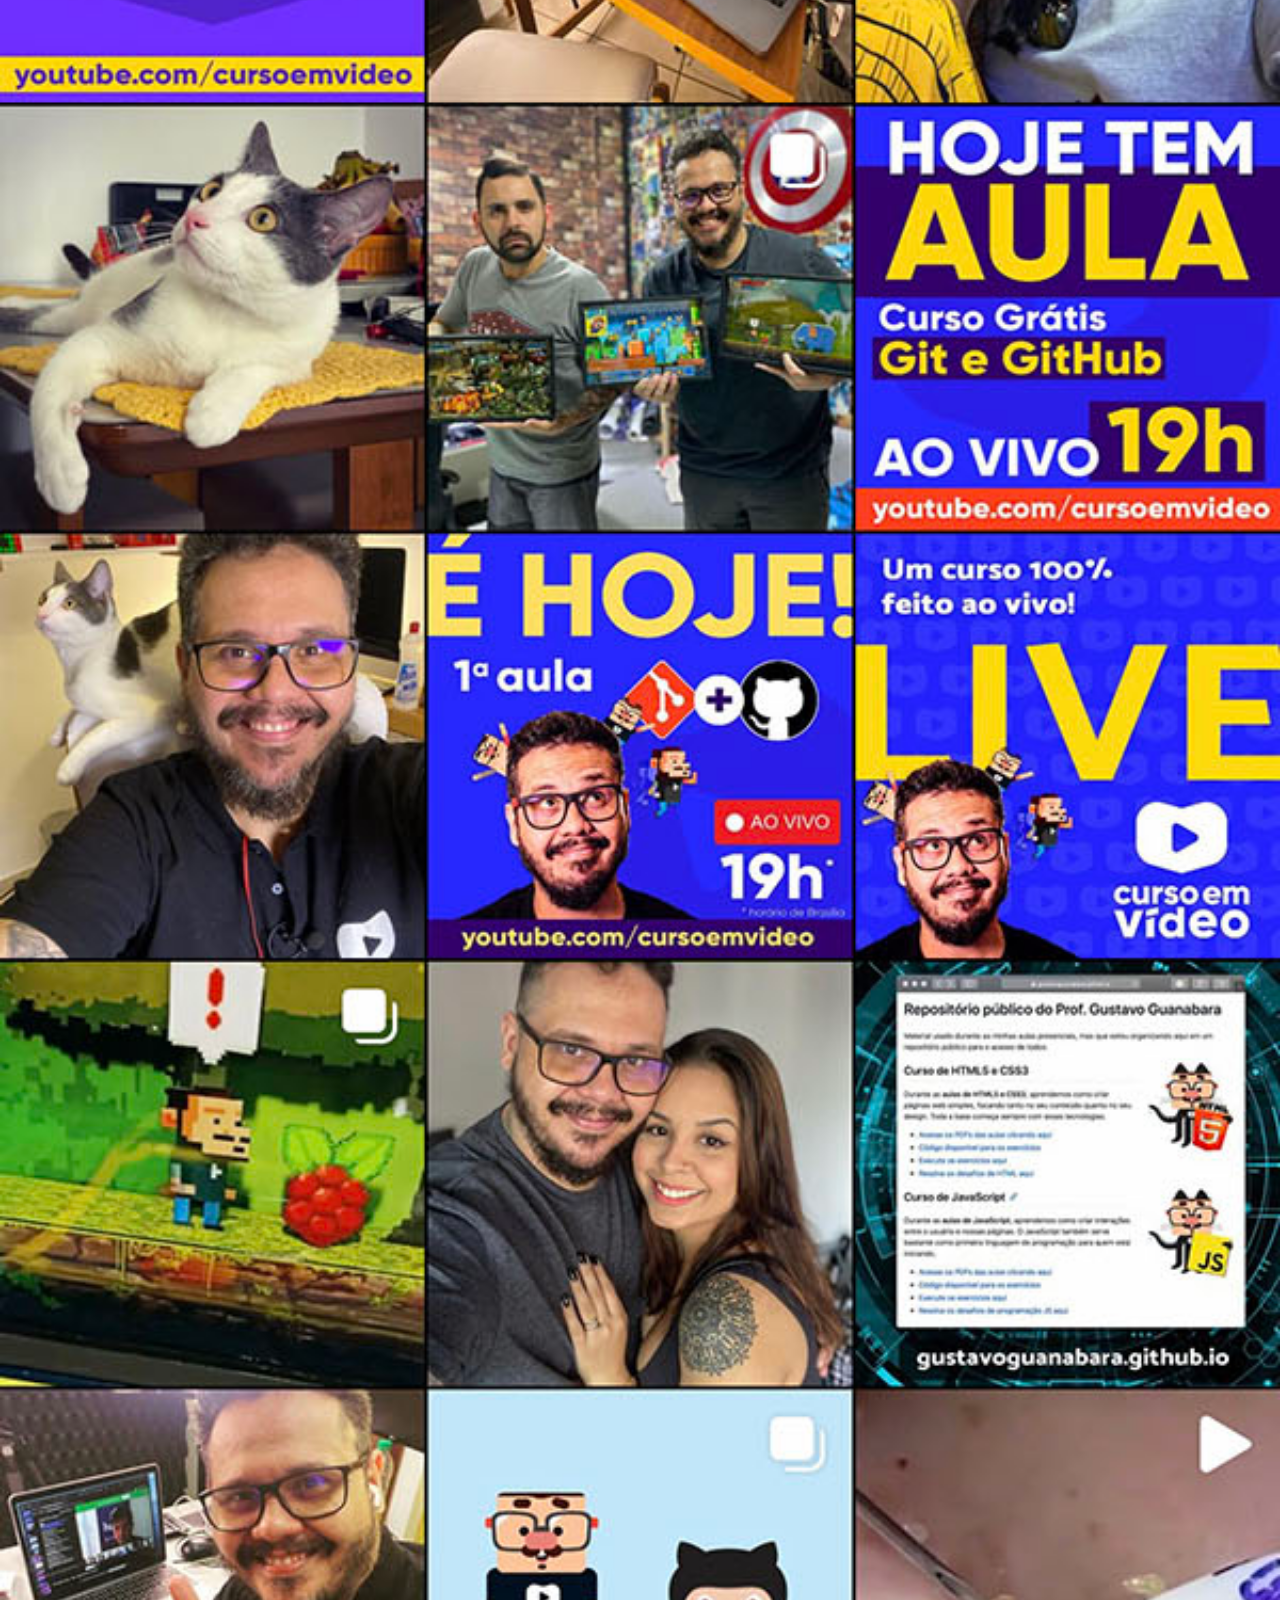
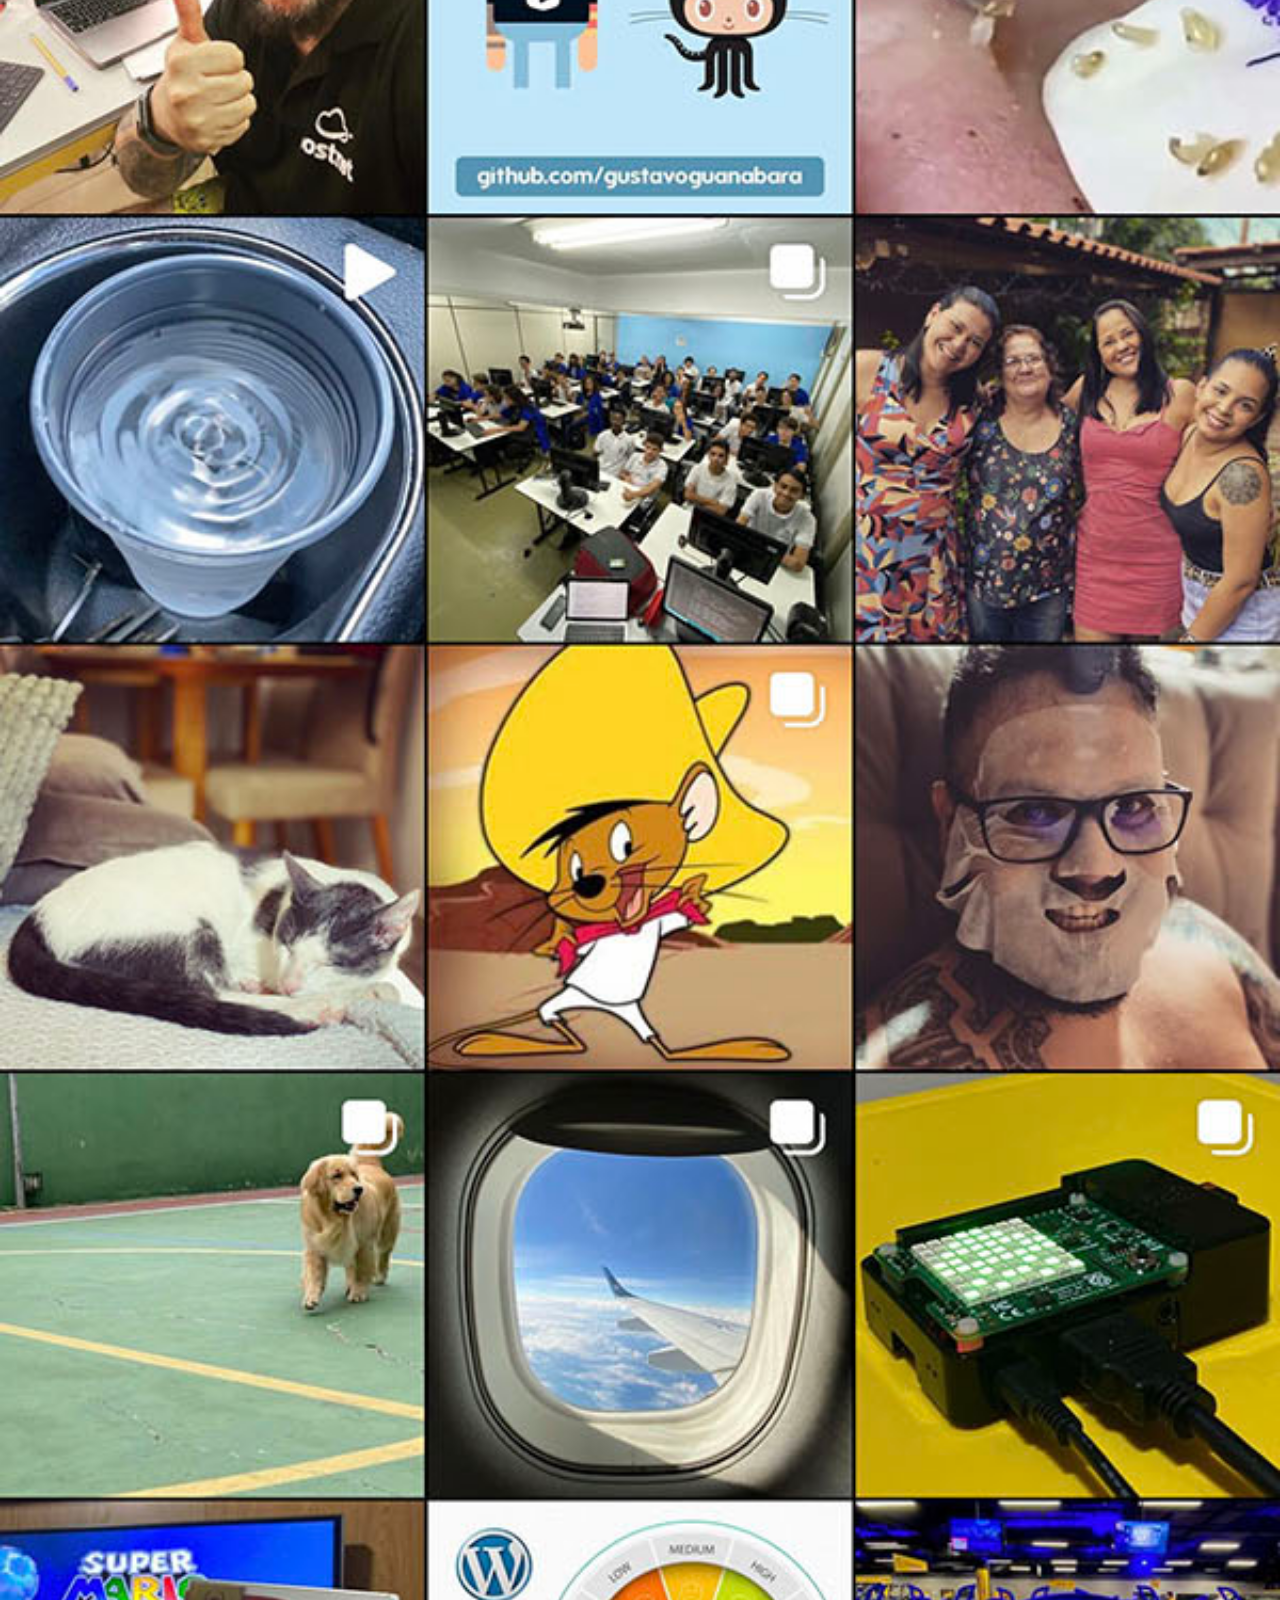
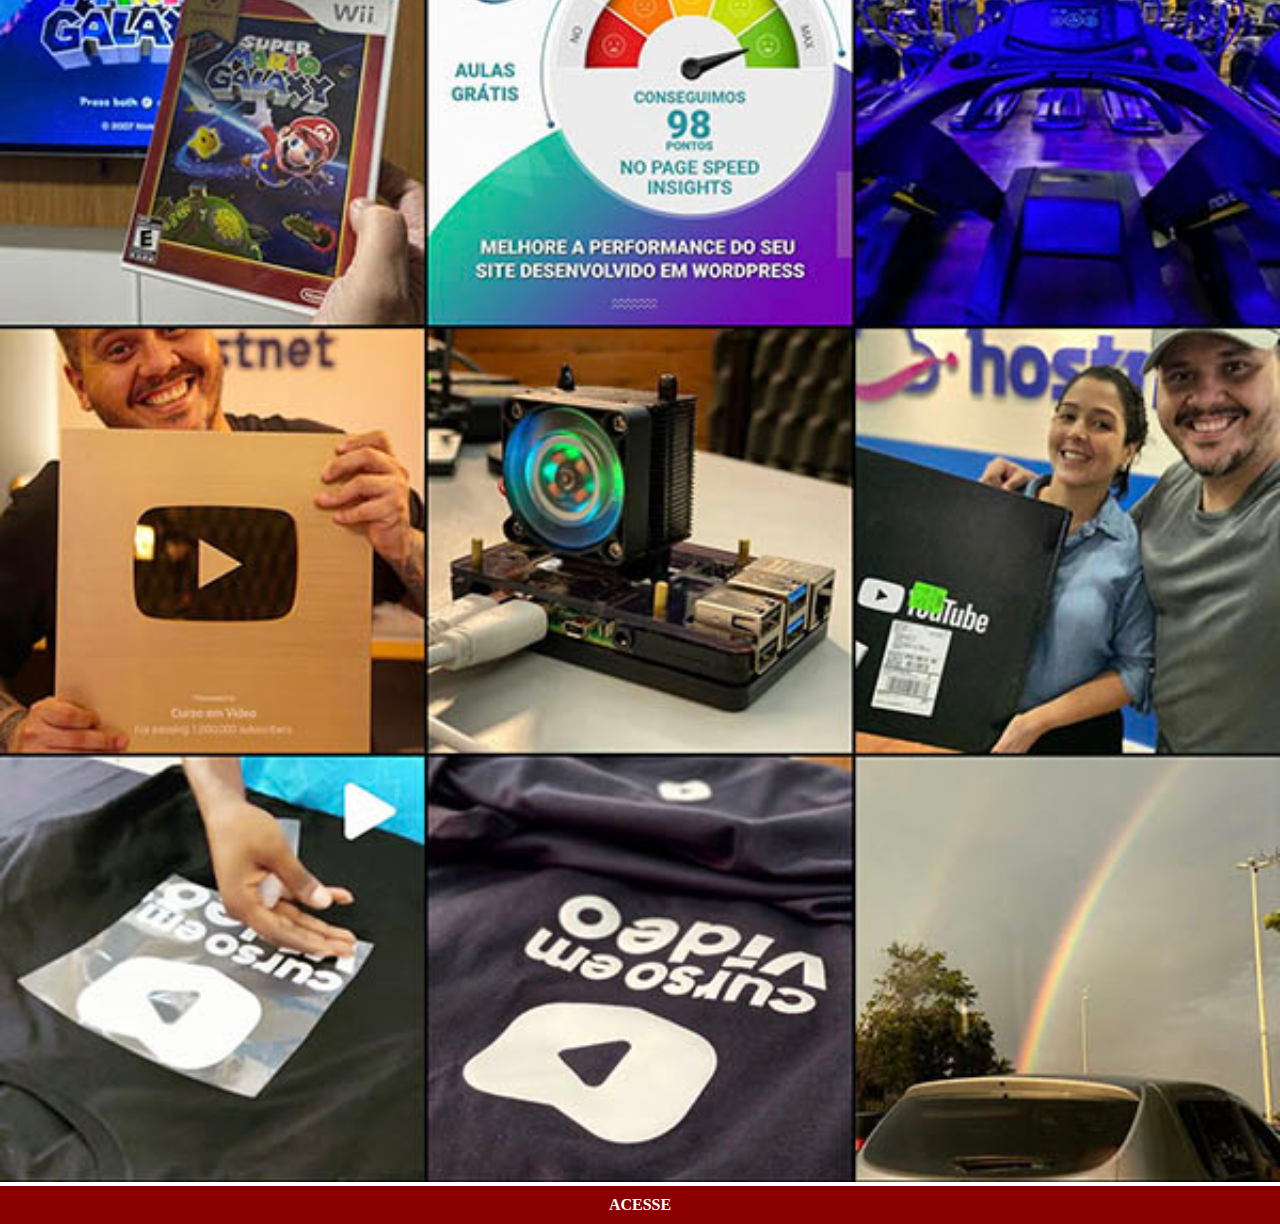
<file: instagram.html>
<!DOCTYPE html>
<html lang="pt-br">
<head>
    <meta charset="UTF-8">
    <meta http-equiv="X-UA-Compatible" content="IE=edge">
    <meta name="viewport" content="width=device-width, initial-scale=1.0">
    <title>instagram</title>
    <link rel="stylesheet" href="estilos/social.css">
</head>
<body>
    <img src="imagens/tela-instagram.jpg" alt="instagram">
    <a href="https://www.instagram.com/" target="_blank">ACESSE</a>
</body>
</html>
</file>
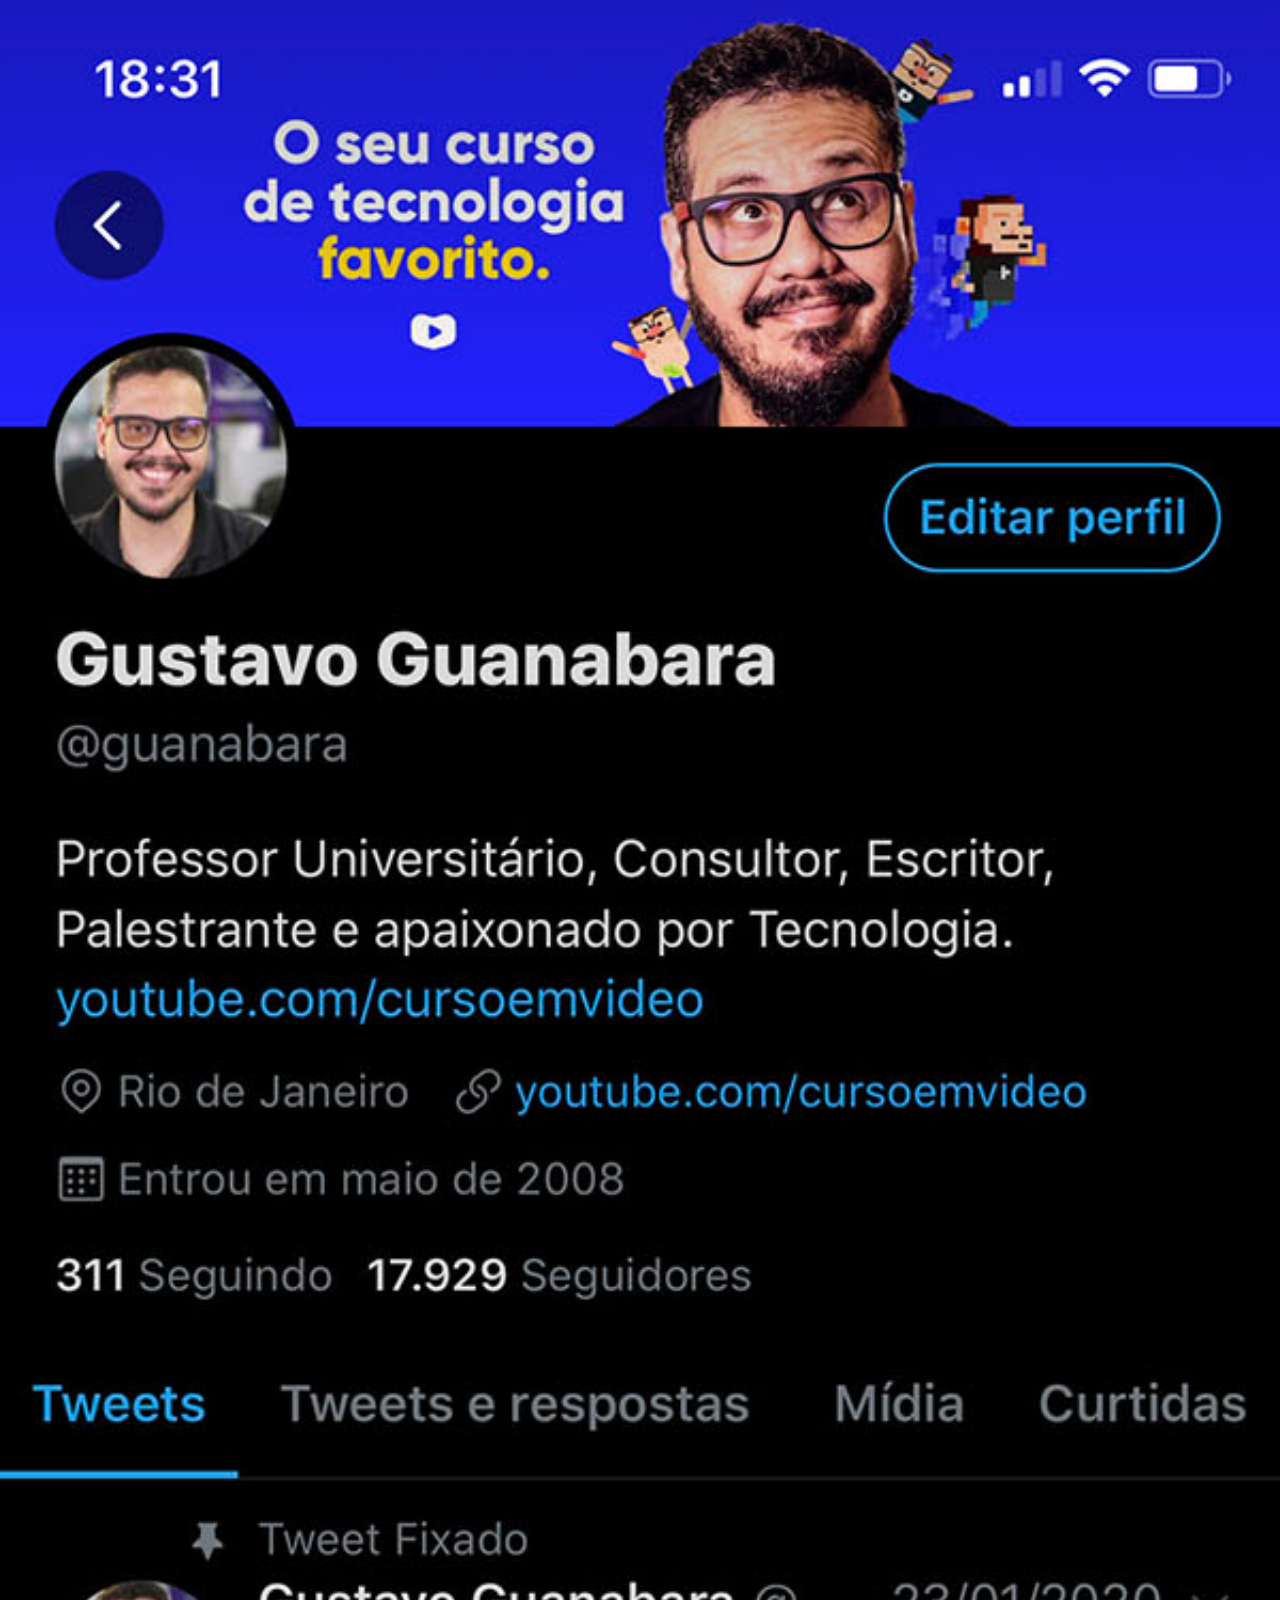
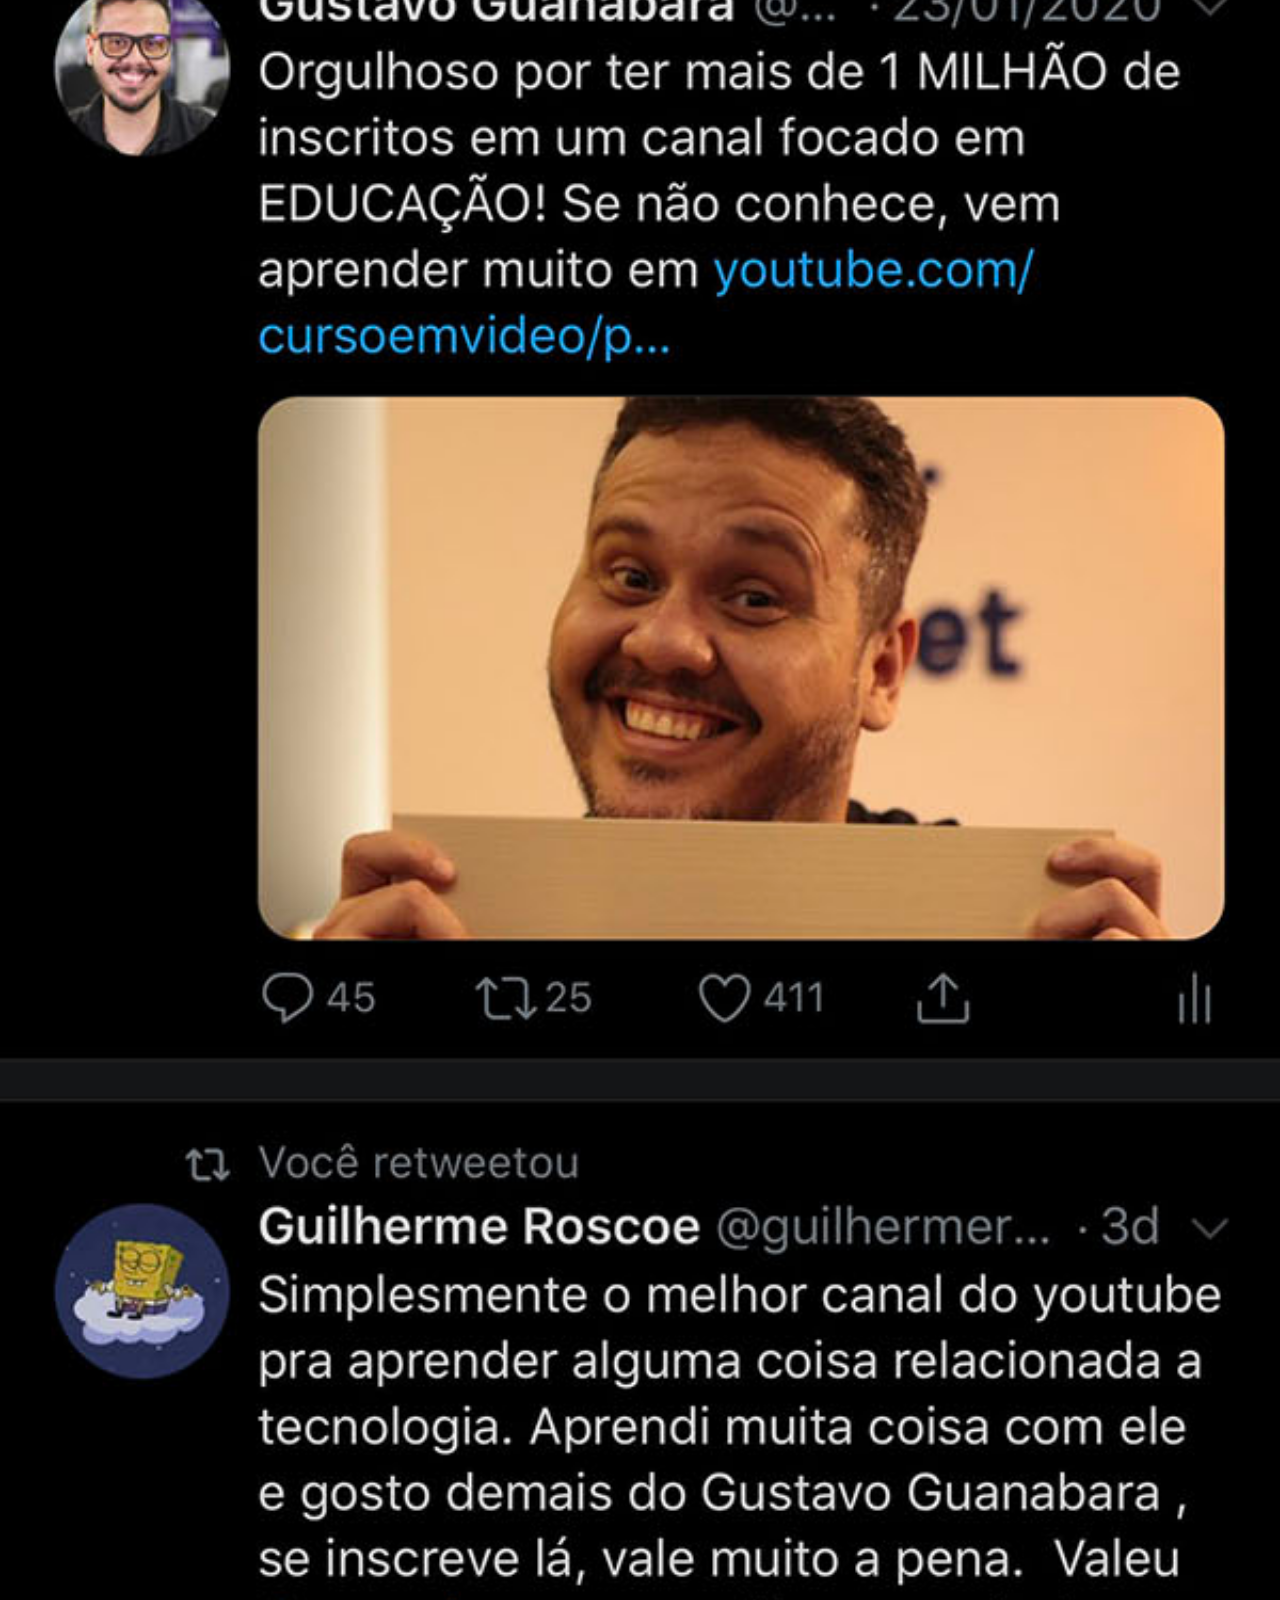
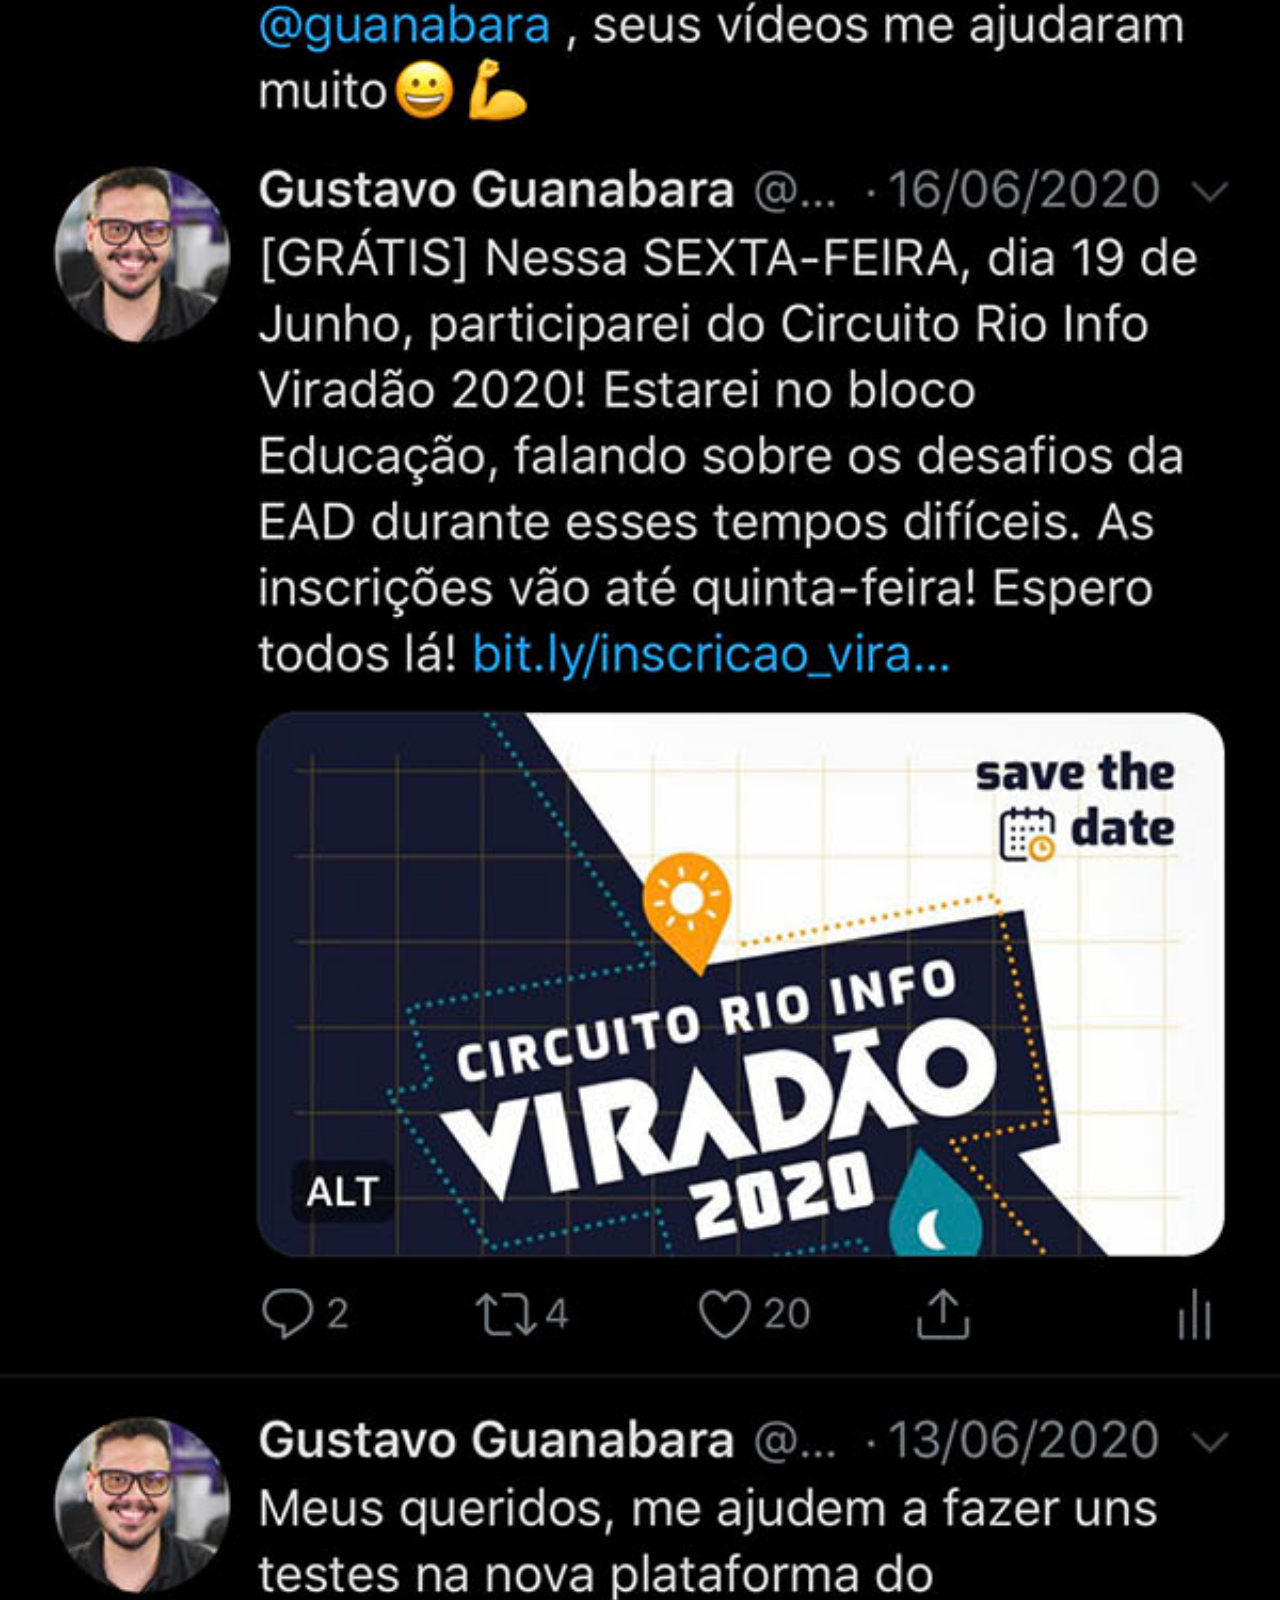
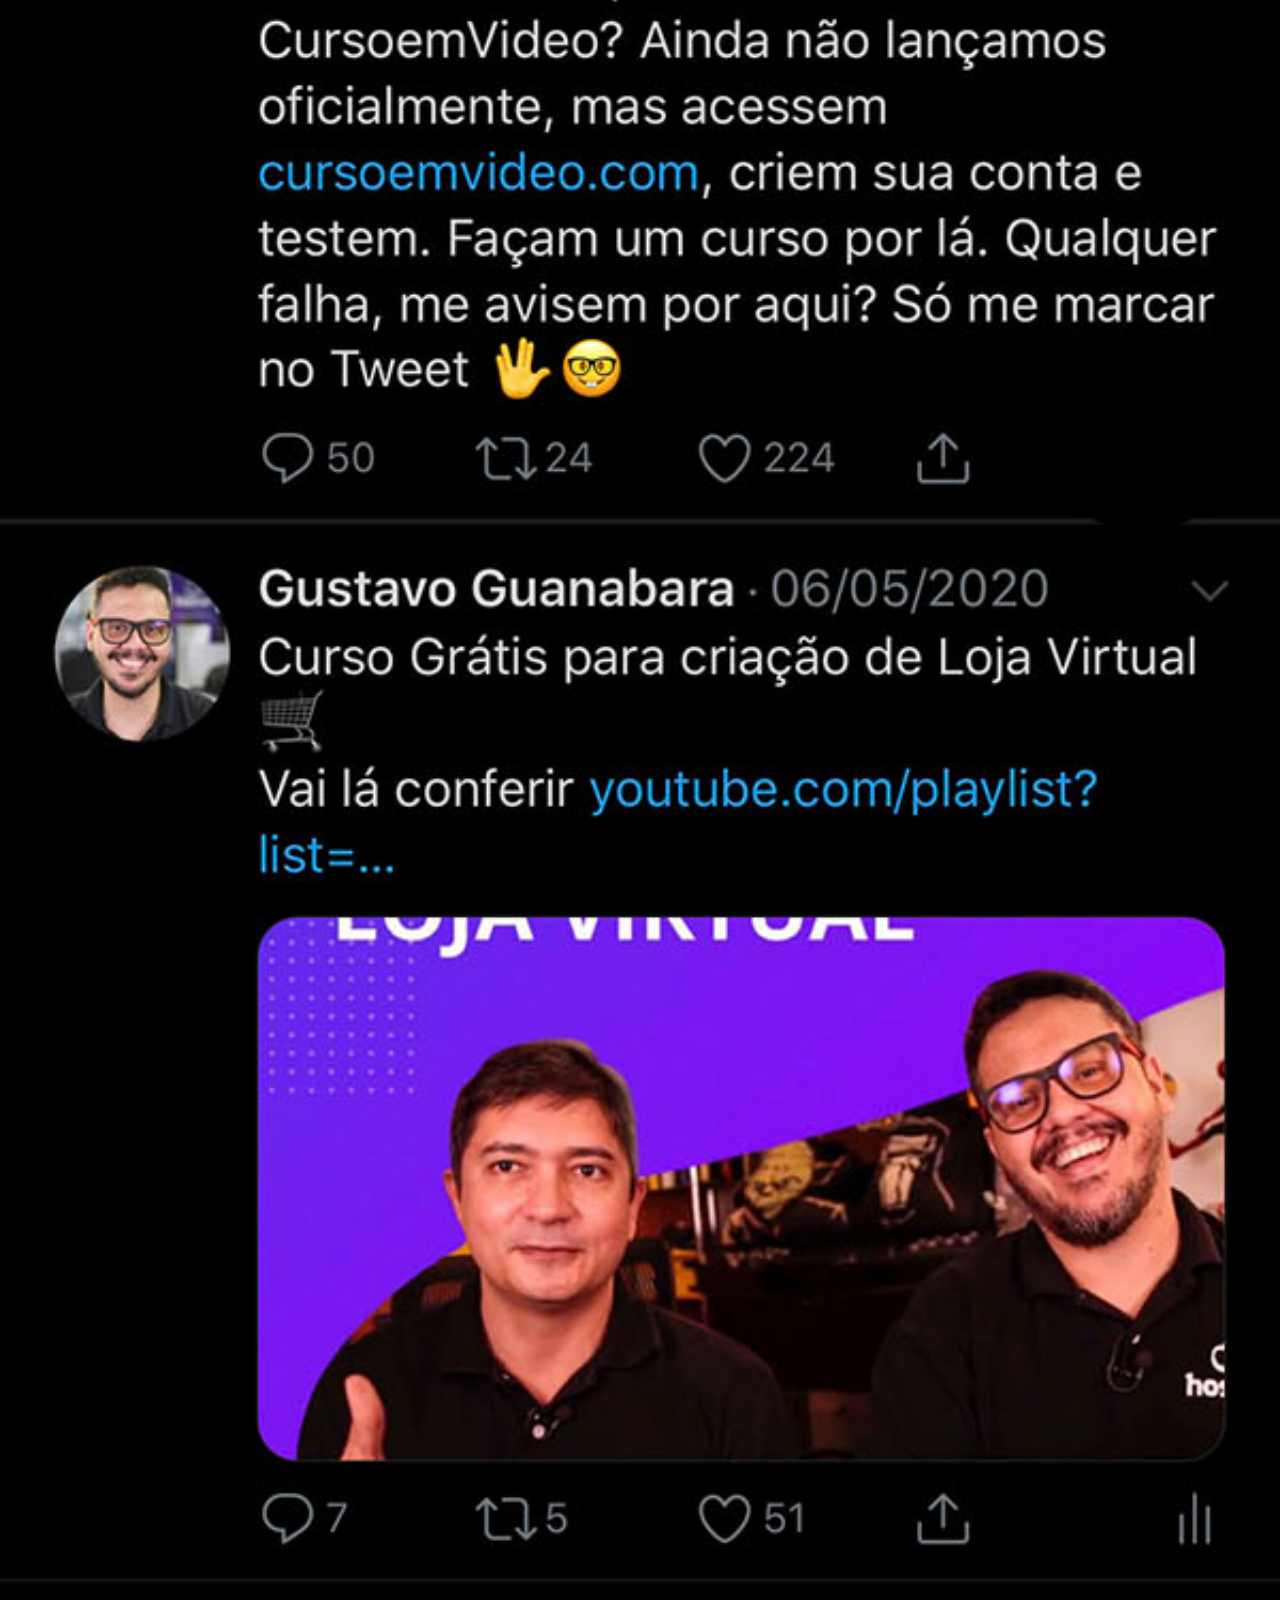
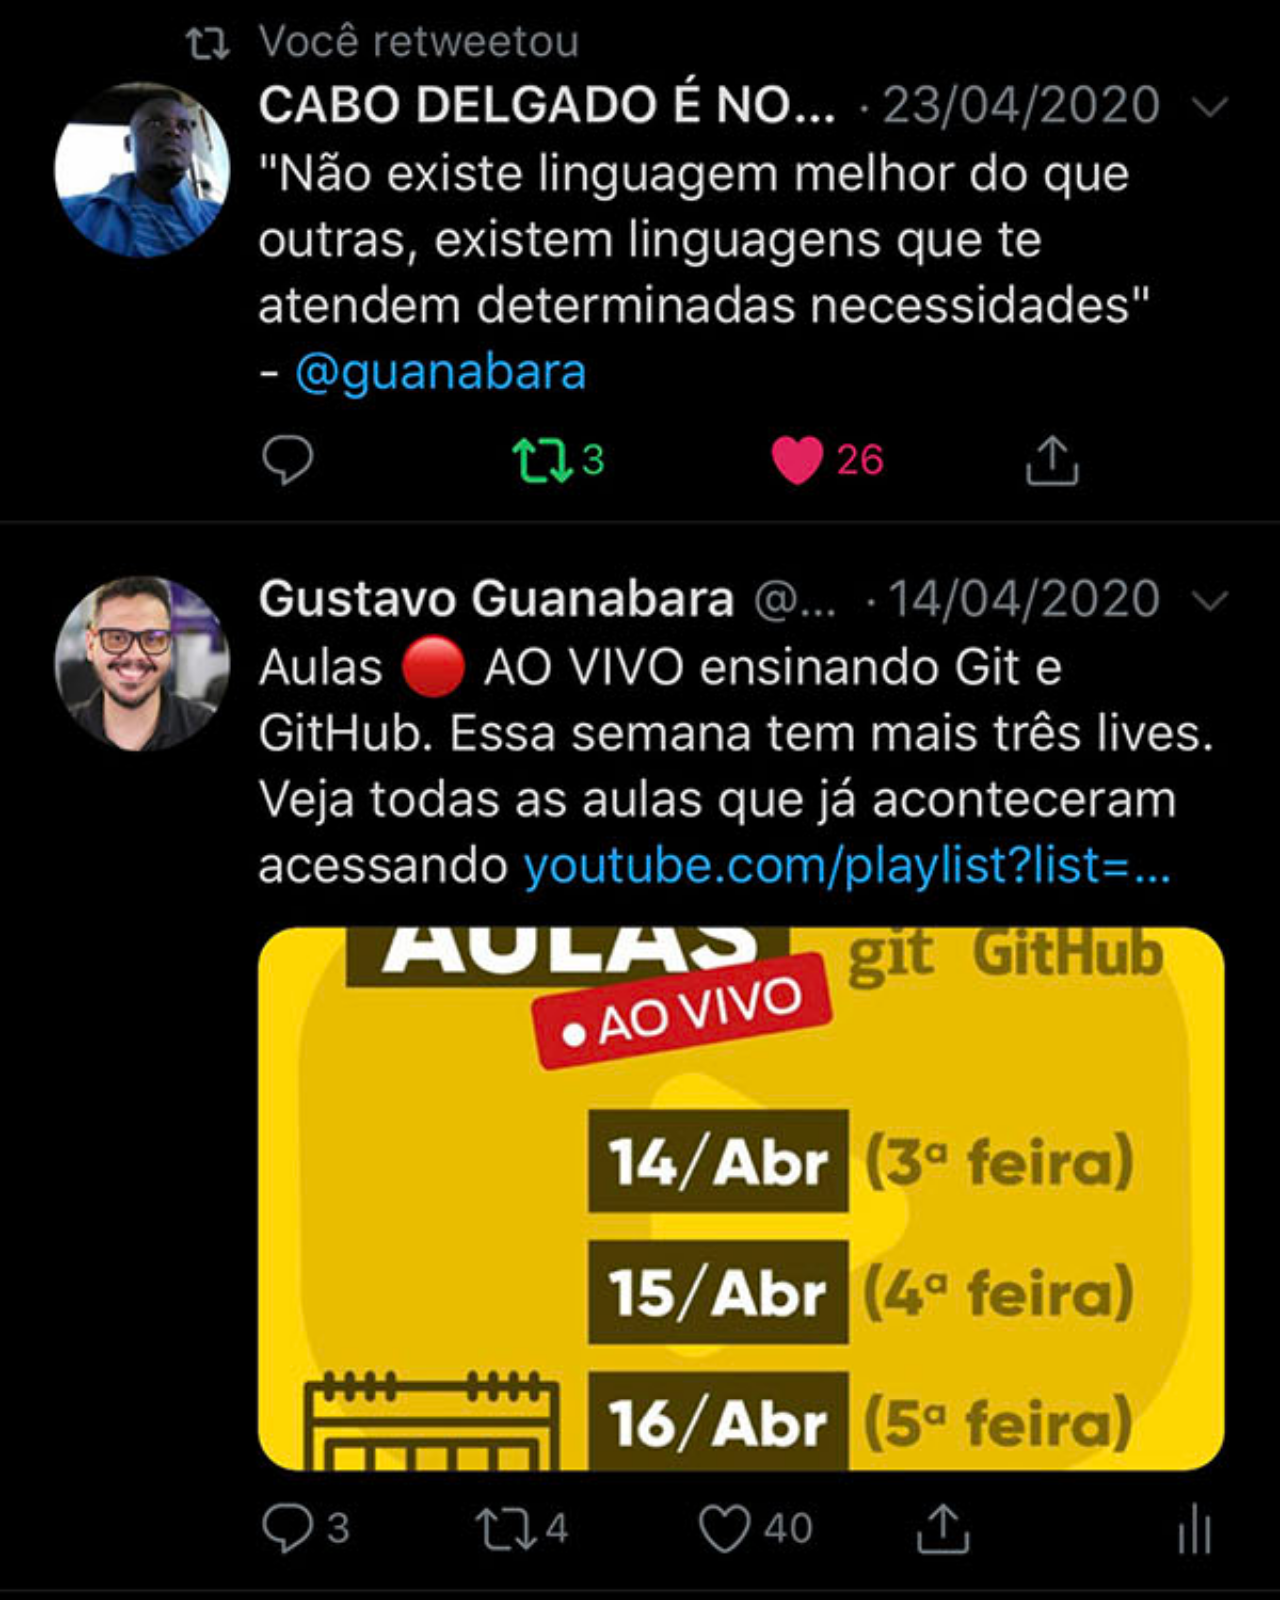
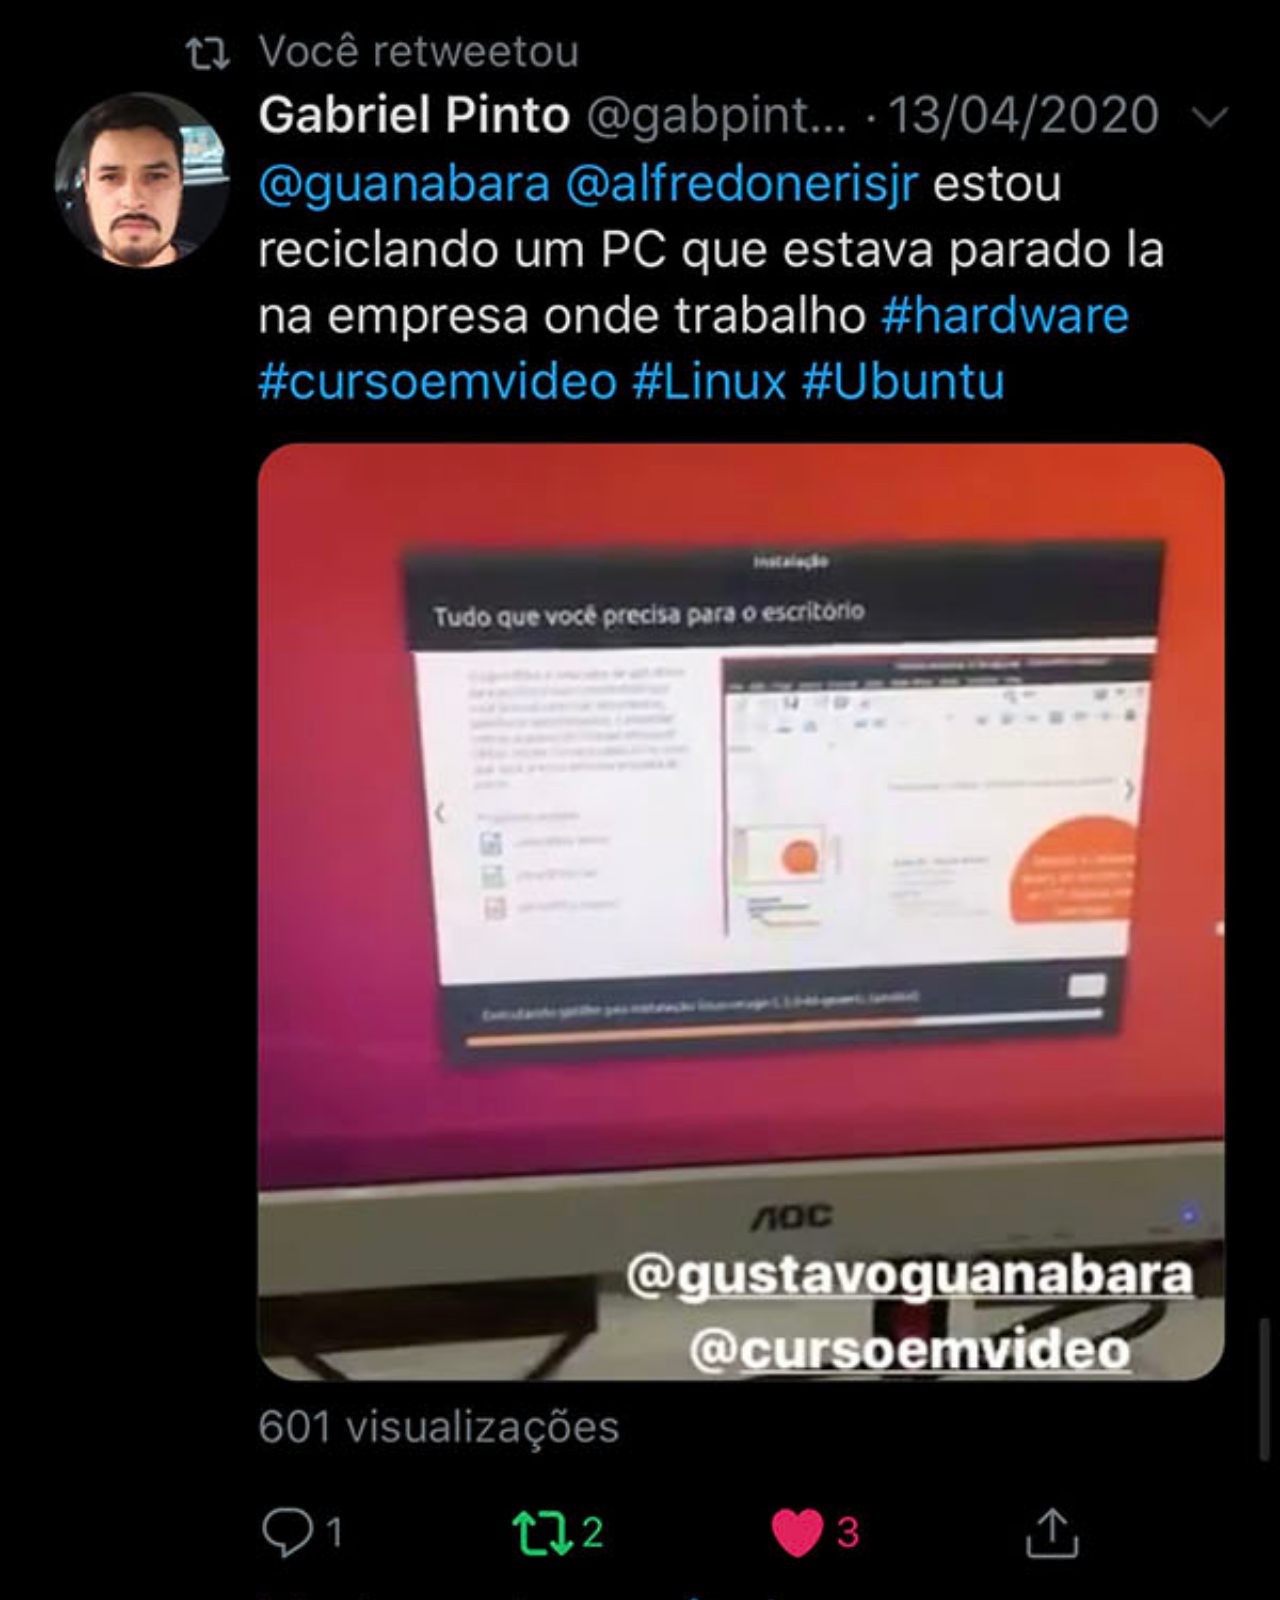
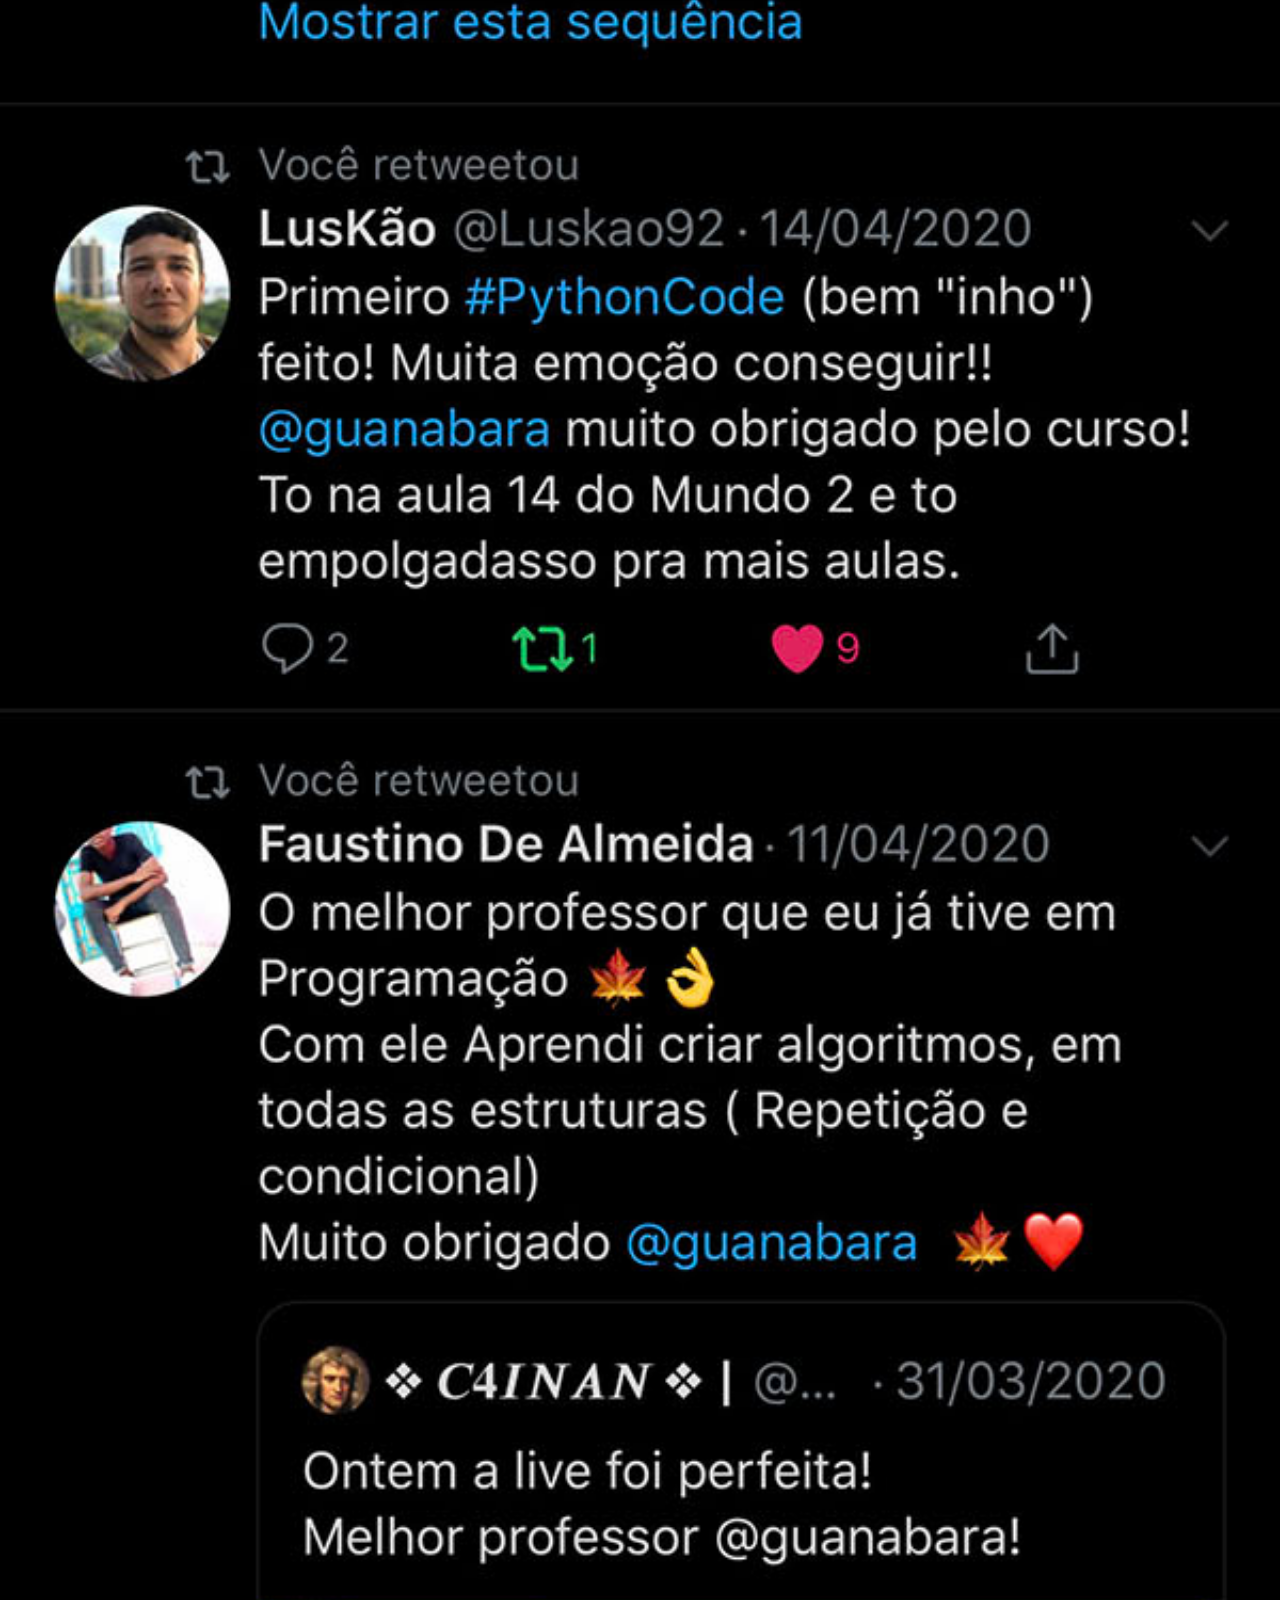
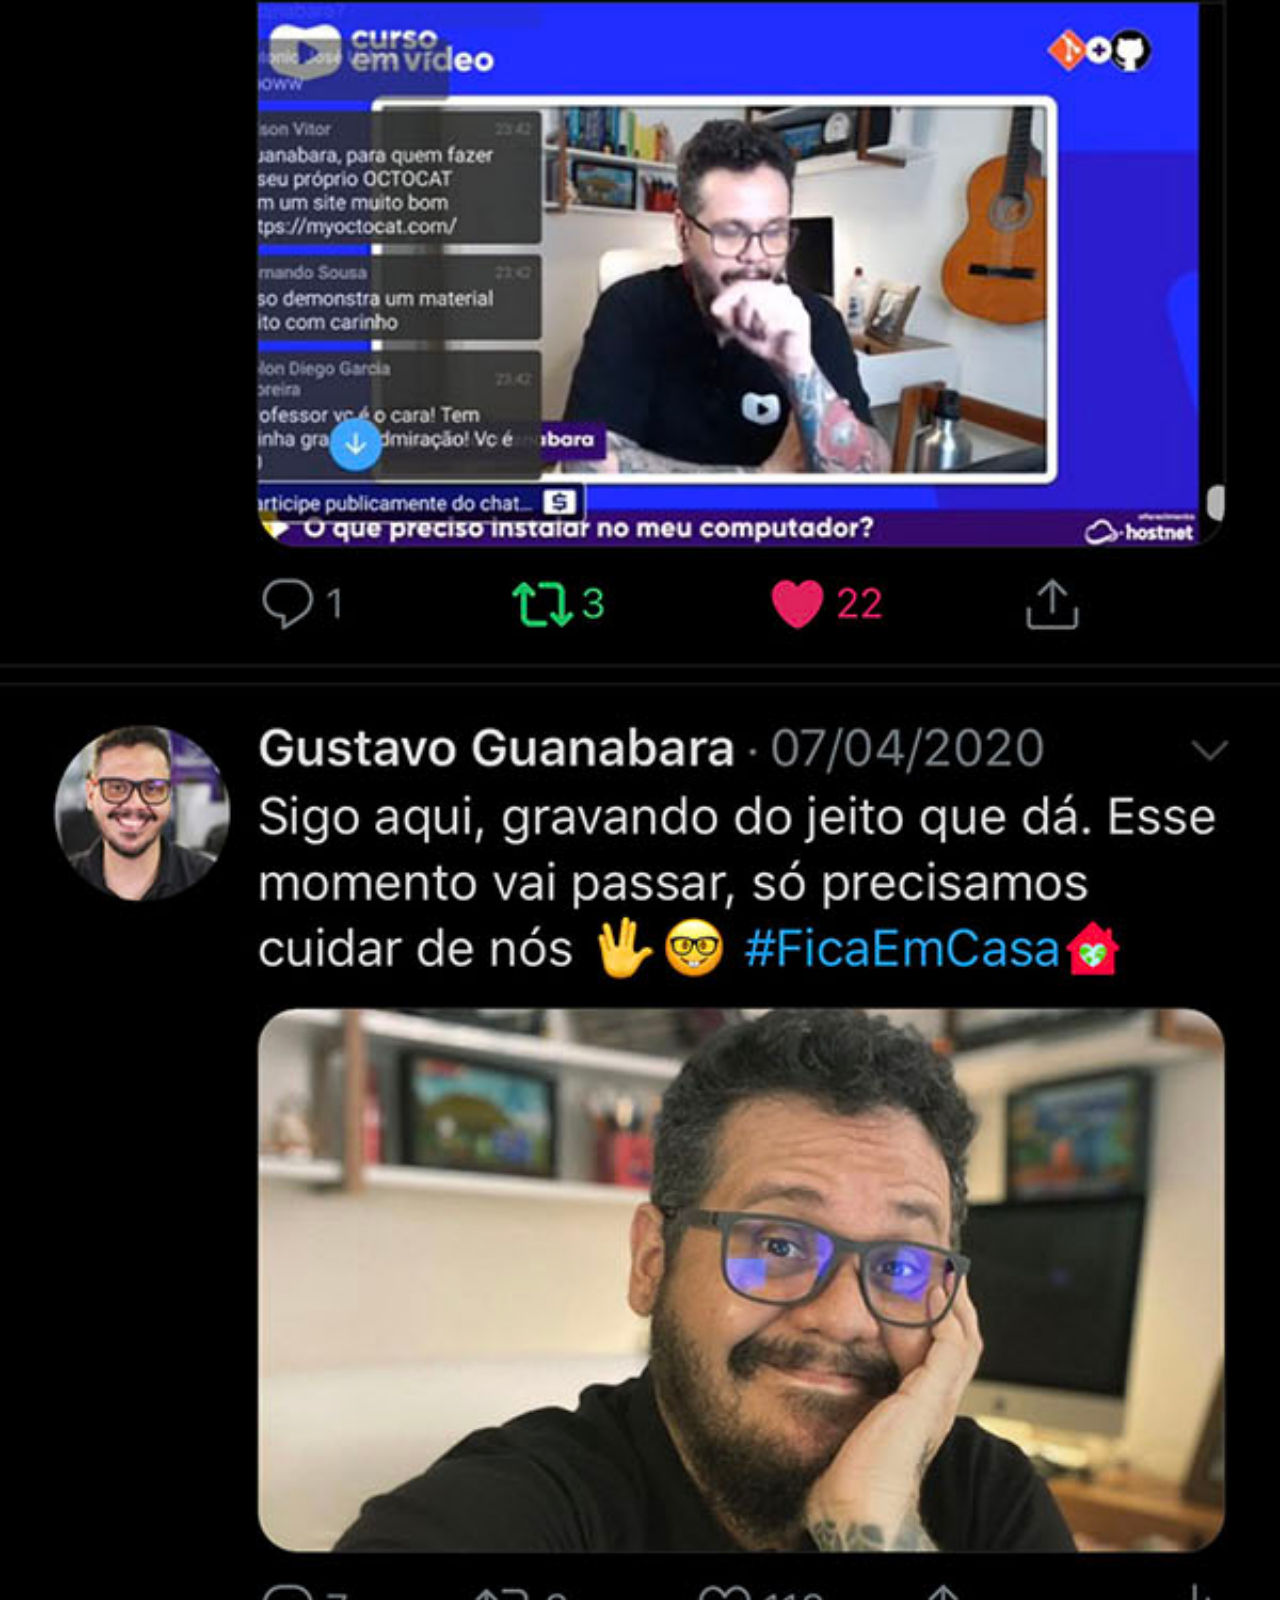
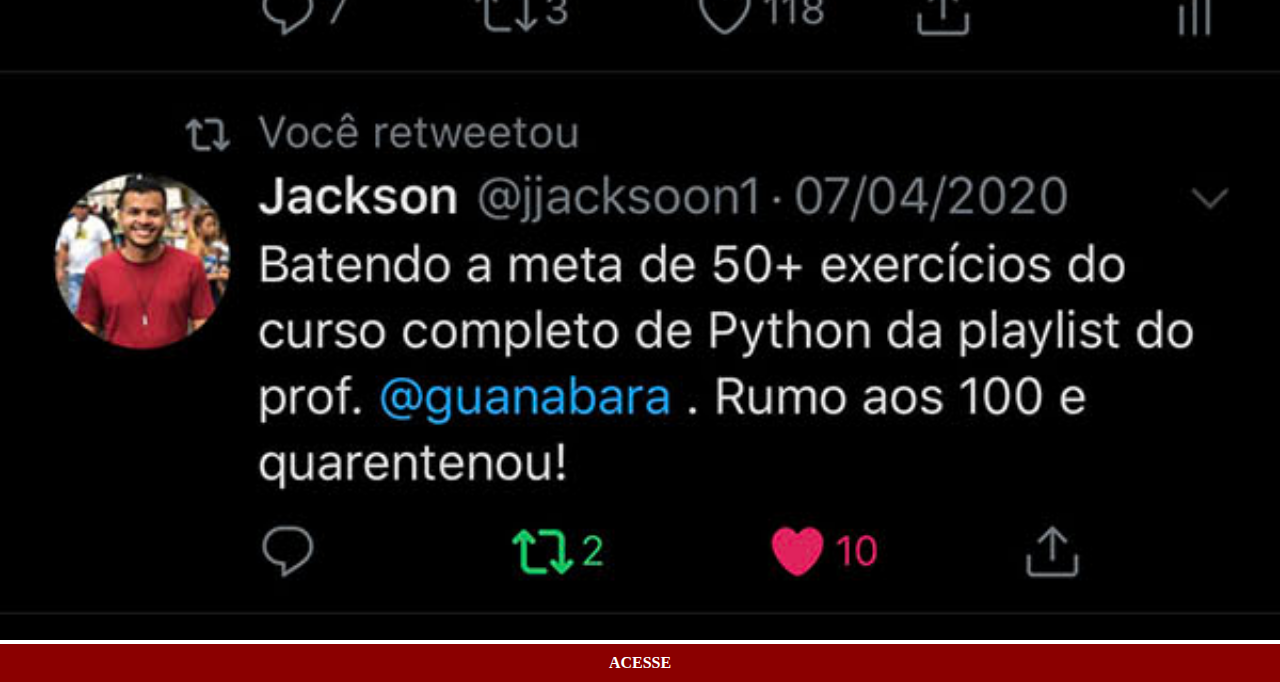
<file: twitter.html>
<!DOCTYPE html>
<html lang="pt-br">
<head>
    <meta charset="UTF-8">
    <meta http-equiv="X-UA-Compatible" content="IE=edge">
    <meta name="viewport" content="width=device-width, initial-scale=1.0">
    <title>twitter</title>
    <link rel="stylesheet" href="estilos/social.css">
</head>
<body>
    <img src="imagens/tela-twitter.jpg" alt="twitter">
    <a href="https://twitter.com/" target="_blank">ACESSE</a>
</body>
</html>
</file>
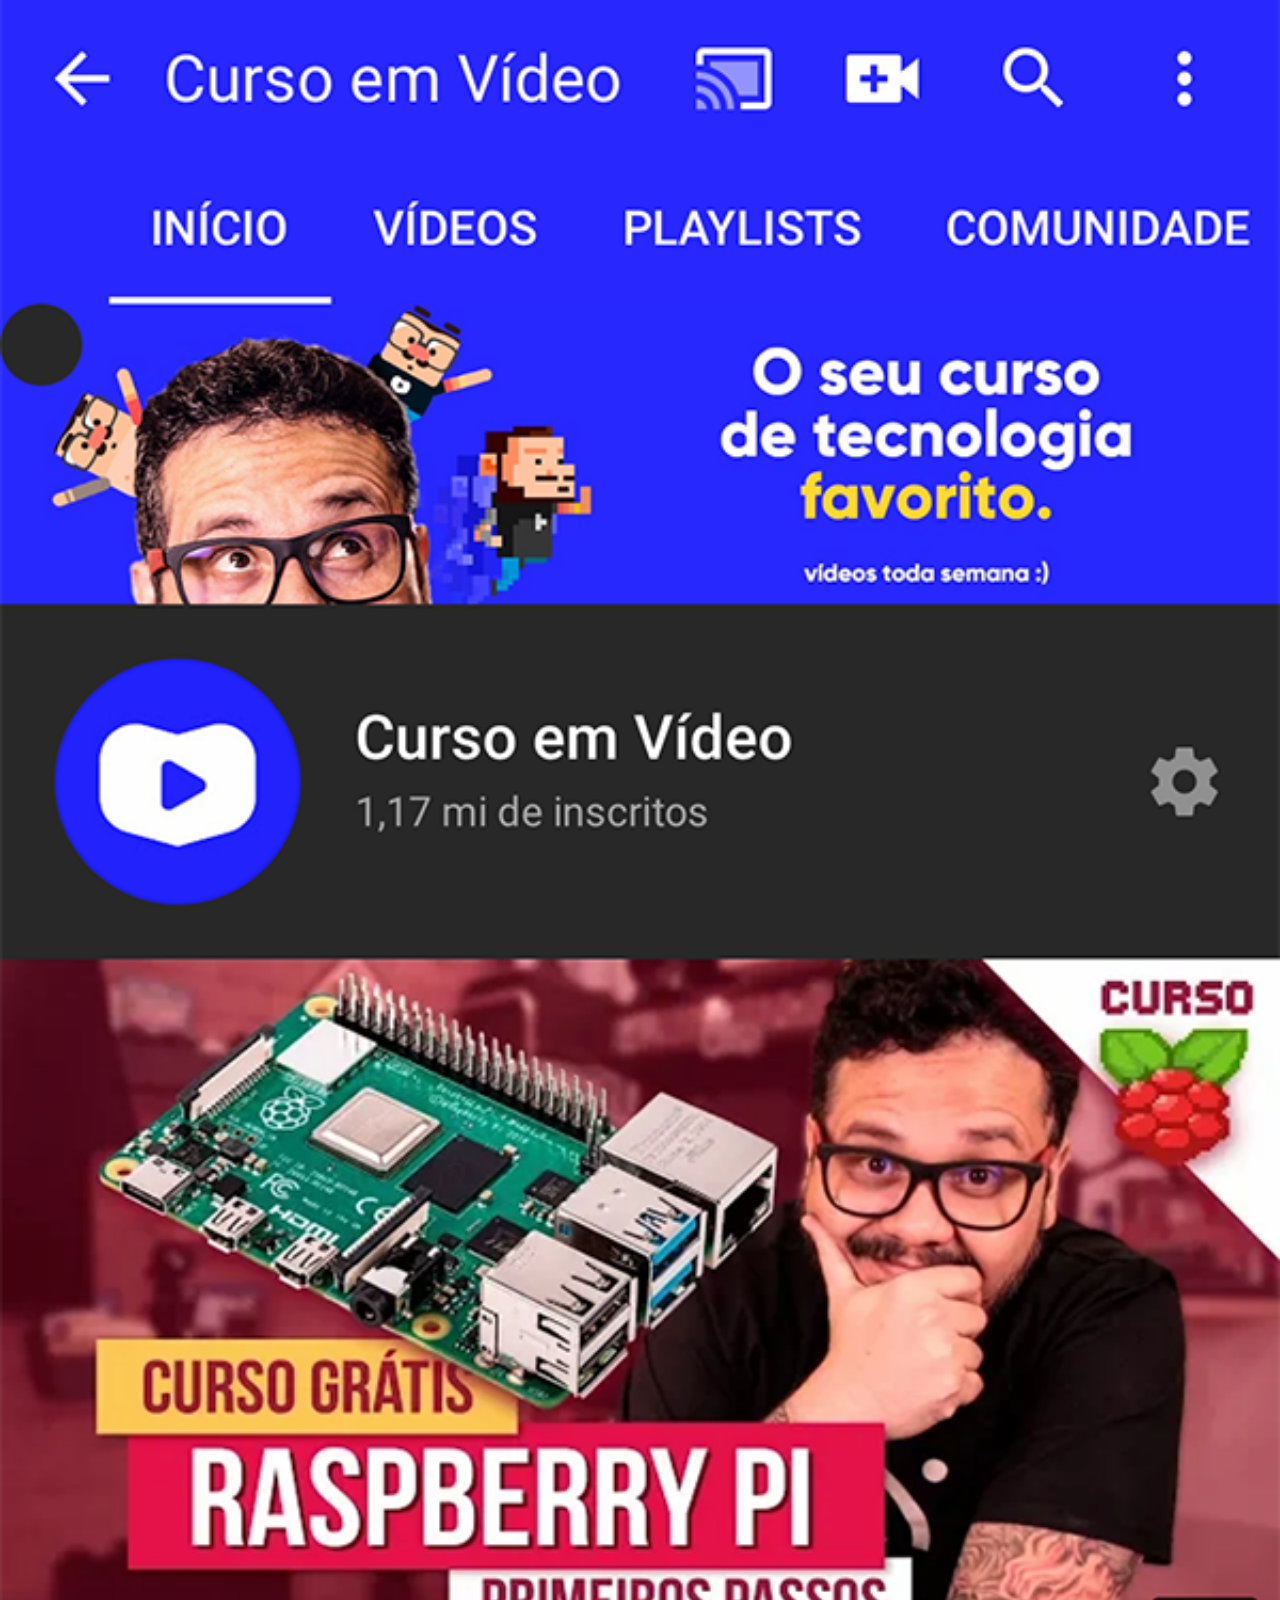
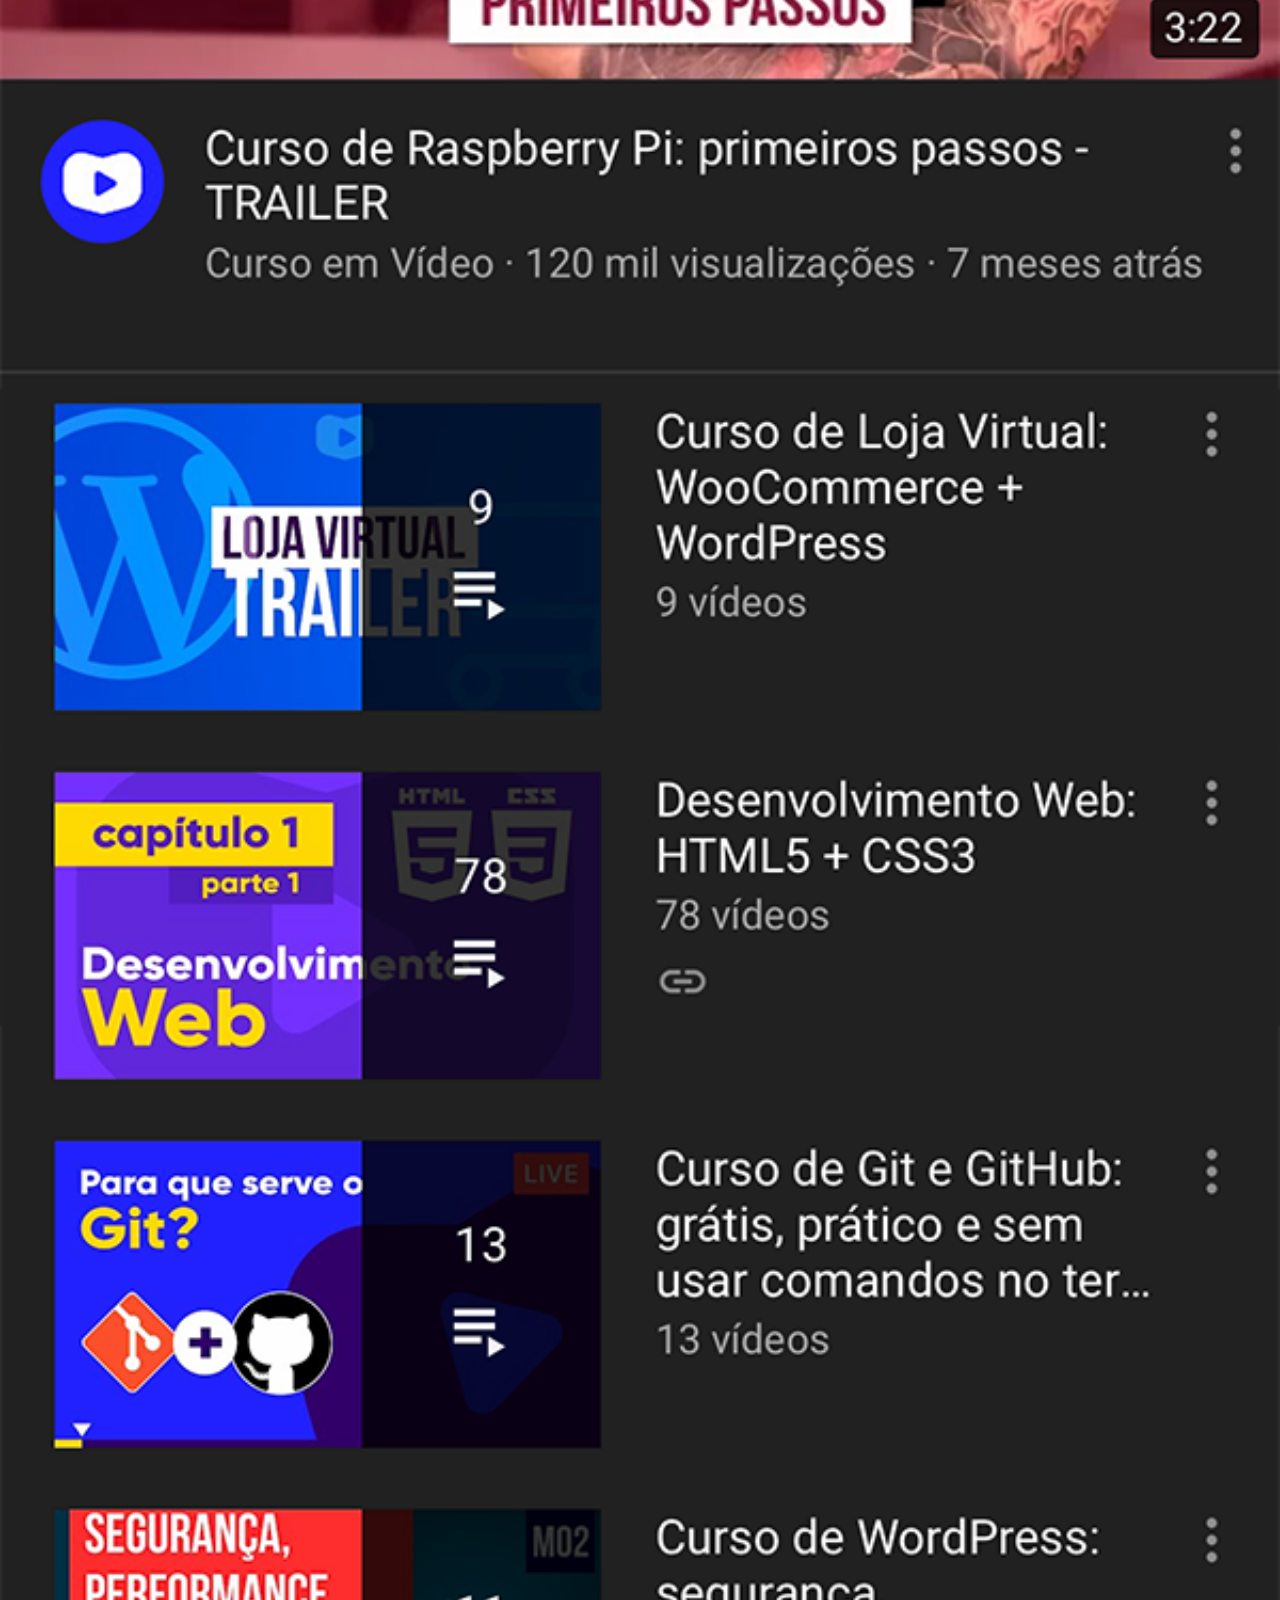
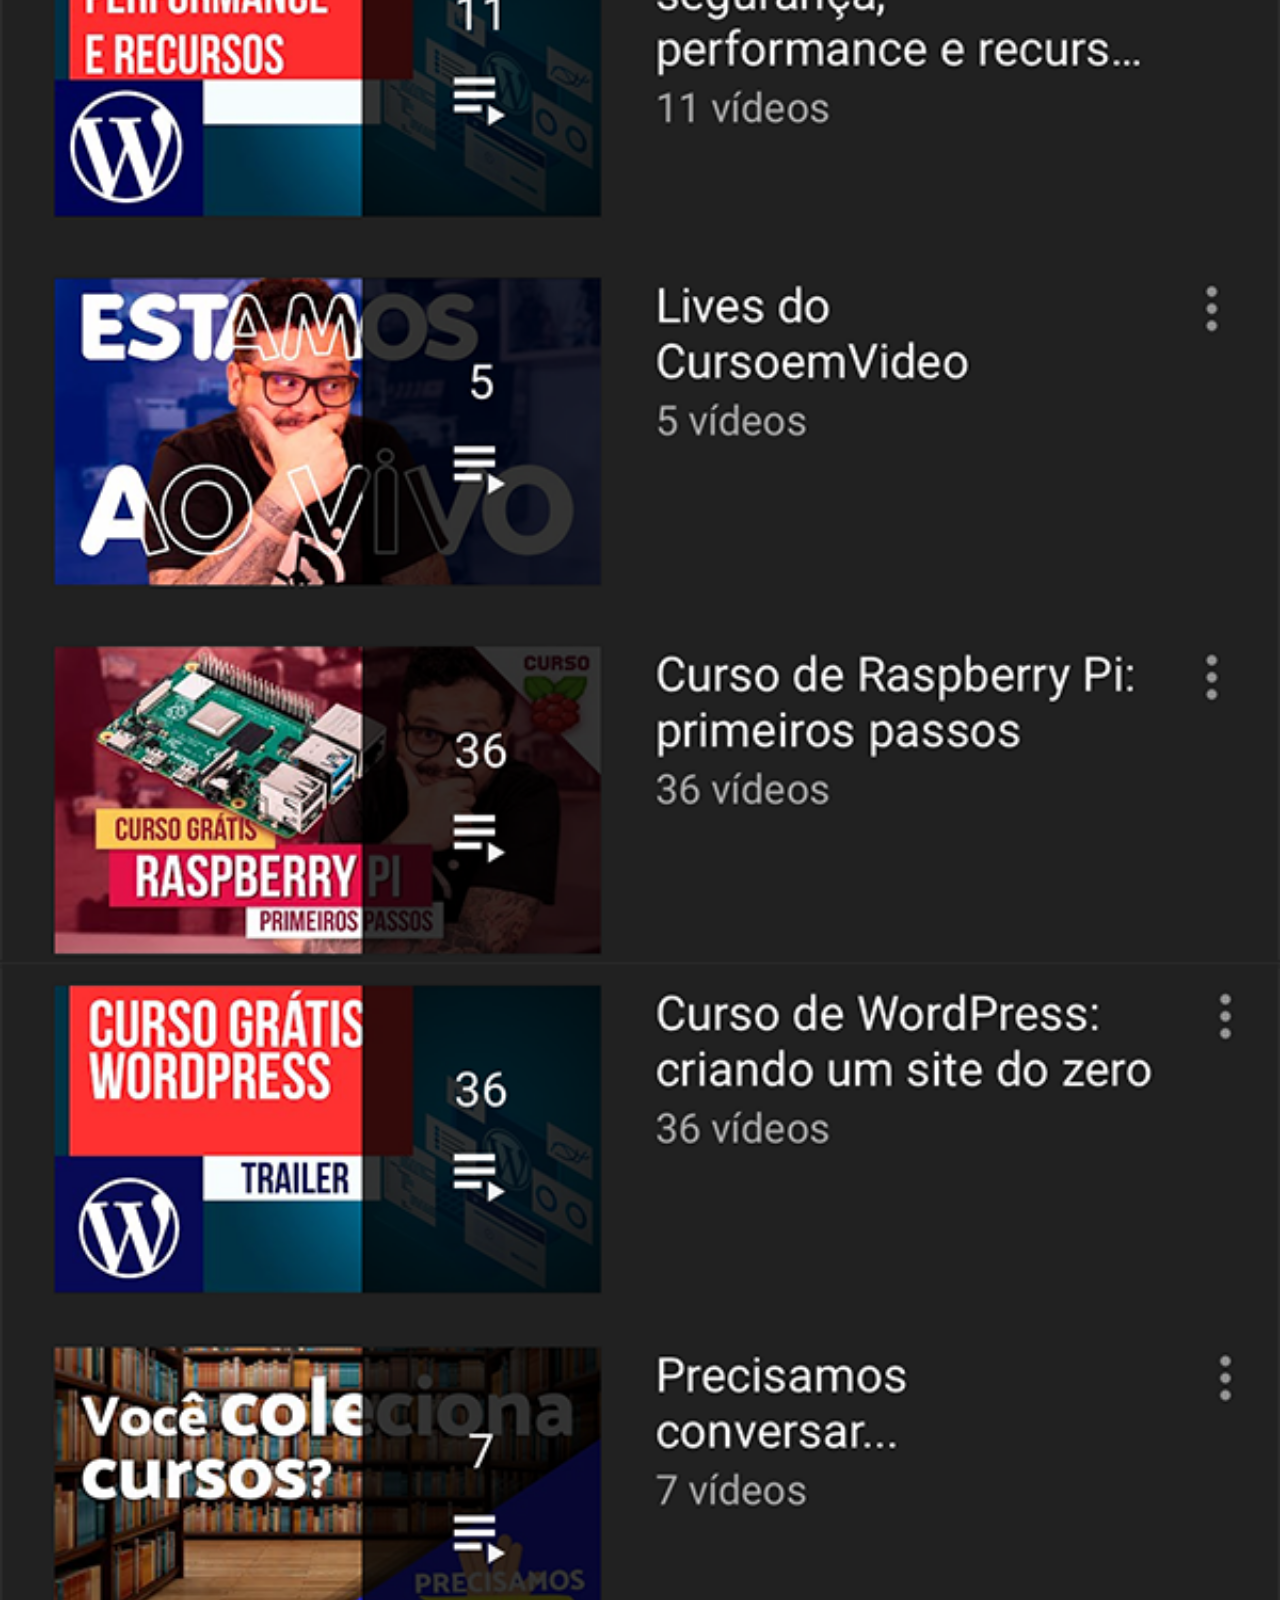
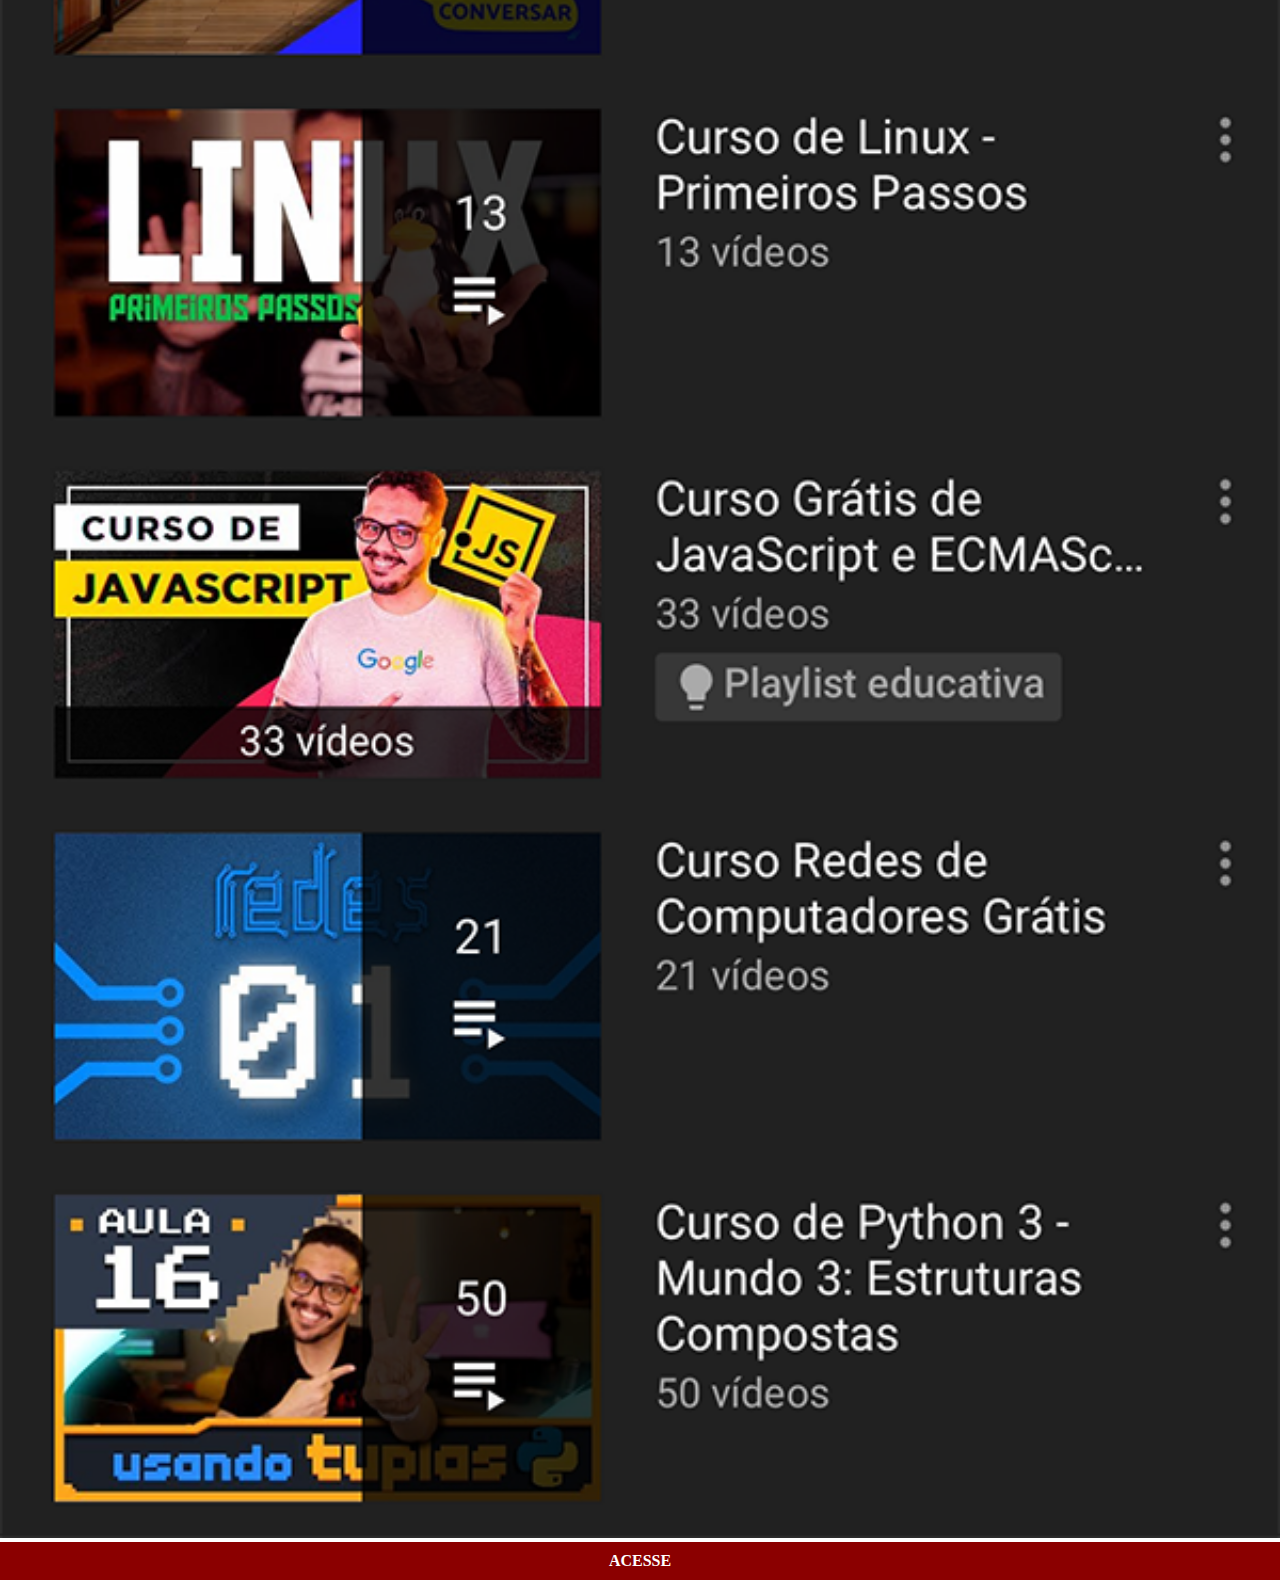
<file: youtube.html>
<!DOCTYPE html>
<html lang="pt-br">
<head>
    <meta charset="UTF-8">
    <meta http-equiv="X-UA-Compatible" content="IE=edge">
    <meta name="viewport" content="width=device-width, initial-scale=1.0">
    <title>youtube</title>
    <link rel="stylesheet" href="estilos/social.css">
</head>
<body>
    <img src="imagens/tela-youtube.png" alt="youtube">
    <a href="https://www.youtube.com/c/zRepolhOLeagueofLegends/playlists" target="_blank">ACESSE</a>
</body>
</html>
</file>
<file: estilos/style.css>
@charset "UTF-8";

* {
    margin: 0px;
    padding: 0px;
    font-family: Arial, Helvetica, sans-serif;
}

html, body{
    height: 100vh;
    width: 100vw;
    background-color: black;
}

body{
    background: url('../imagens/fundo-madeira.jpg') no-repeat top center;
    background-size: cover;
    background-attachment: fixed;

}
main {
    height:  100vh;
    position: relative;
  
}

section#telefone{
    position: absolute;
    top: 50%;
    left: 50%;
    transform: translate(-50%, -50%);
    height: 627px;
    width: 311px;
    background: url('../imagens/frame-iphone.png') no-repeat;
}
iframe#tela{
    position: relative;
    top: 80px;
    left: 22px;
    width: 264px;
    height: 468px;
}
section#redes-sociais{
    text-align: right;
}
section#redes-sociais img {
    margin: 10px;
    height: 50px;
    border-radius: 50%;
    box-shadow: 2px 2px 5px  rgba(0, 0, 0, 0.411);
    box-sizing: border-box;

}
section#redes-sociais img:hover{
    border: 1px solid rgba(255, 255, 255, 0.514);
    transform: translate(-3px, -3px);
    box-shadow: 5px 5px 10px black;
    transition: .2s, border .2s;
}
</file>
<file: estilos/social.css>
* {
    margin: 0px;
padding: 0px;
}

::-webkit-scrollbar{
width: 0px;
height: 0px;
}

img{
width: 100vw;
}

a{
display: block;
background-color: darkred;
padding: 10px;
text-align: center;
font-weight: bolder;
color: white;
text-decoration: none;

}
a:hover{
background-color: red;
}
</file>
